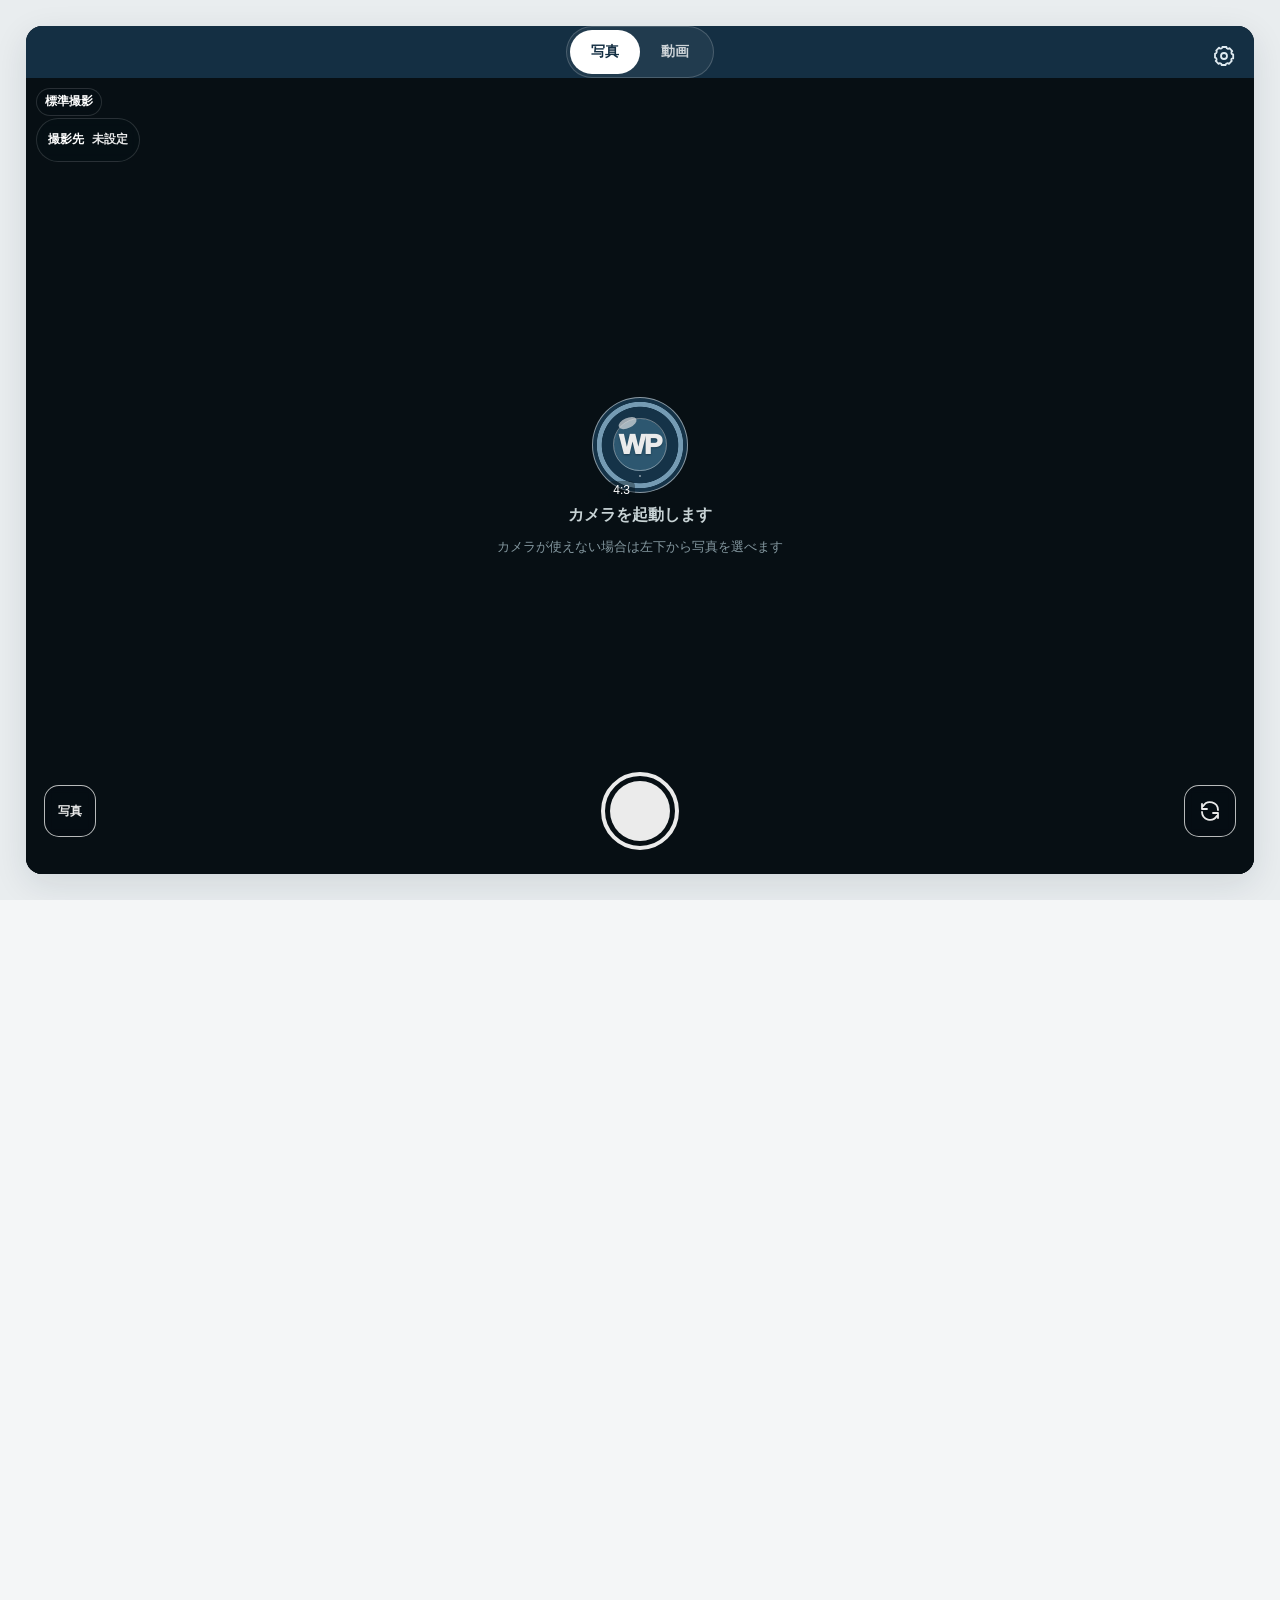
<file: index.html>
<!doctype html>
<html lang="ja">
<head>
  <meta charset="utf-8">
  <meta name="viewport" content="width=device-width,initial-scale=1,viewport-fit=cover">
  <meta name="theme-color" content="#142f43">
  <title>撮影・編集を開いています</title>
  <style>
    :root{color-scheme:light;font-family:-apple-system,BlinkMacSystemFont,"Noto Sans JP",sans-serif;background:#f3f6f7;color:#142f43}
    *{box-sizing:border-box}body{margin:0}.recovery{min-height:100dvh;display:grid;place-items:center;padding:24px}.card{width:min(100%,420px);padding:26px 22px;border:1px solid #d7e2e8;border-radius:16px;background:#fff;text-align:center}.spinner{width:38px;height:38px;margin:0 auto 18px;border:4px solid #d7e2e8;border-top-color:#315f7a;border-radius:50%;animation:spin .8s linear infinite}h1{margin:0 0 8px;font-size:21px}p{margin:0;color:#5d7080;font-size:15px;line-height:1.6}@keyframes spin{to{transform:rotate(360deg)}}
  </style>
</head>
<body>
  <main class="recovery"><section class="card" aria-live="polite"><div class="spinner" aria-hidden="true"></div><h1>最新版を準備しています</h1><p>写真データは消さず、古い画面キャッシュだけを解除します。</p></section></main>
  <script>
    (()=>{
      'use strict';
      const BUILD='20260802-v18-color-r1';
      const RECOVERY_KEY='workphoto.lastRecoveryBuild';
      const target=new URL('./recovery-r1/index.html',location.href);
      for(const [key,value] of new URLSearchParams(location.search)){
        if(key!=='cache-reset'&&key!=='recovery')target.searchParams.append(key,value);
      }
      target.searchParams.set('build',BUILD);
      target.hash=location.hash;
      const cleanup=async()=>{
        if('serviceWorker'in navigator){
          const registrations=await navigator.serviceWorker.getRegistrations();
          await Promise.allSettled(registrations.map(registration=>registration.unregister()));
        }
        if('caches'in window){
          const names=await caches.keys();
          await Promise.allSettled(names.filter(name=>name.startsWith('work-photo-')||name.startsWith('work-photo-editor-')).map(name=>caches.delete(name)));
        }
      };
      if(navigator.onLine===false){location.replace(target.href);return}
      const forceReset=new URLSearchParams(location.search).has('cache-reset');
      let alreadyRecovered=false;try{alreadyRecovered=localStorage.getItem(RECOVERY_KEY)===BUILD}catch(_){}
      if(alreadyRecovered&&!forceReset){location.replace(target.href);return}
      Promise.race([cleanup(),new Promise(resolve=>setTimeout(resolve,900))]).finally(()=>{try{localStorage.setItem(RECOVERY_KEY,BUILD)}catch(_){}location.replace(target.href)});
    })();
  </script>
</body>
</html>
</file>
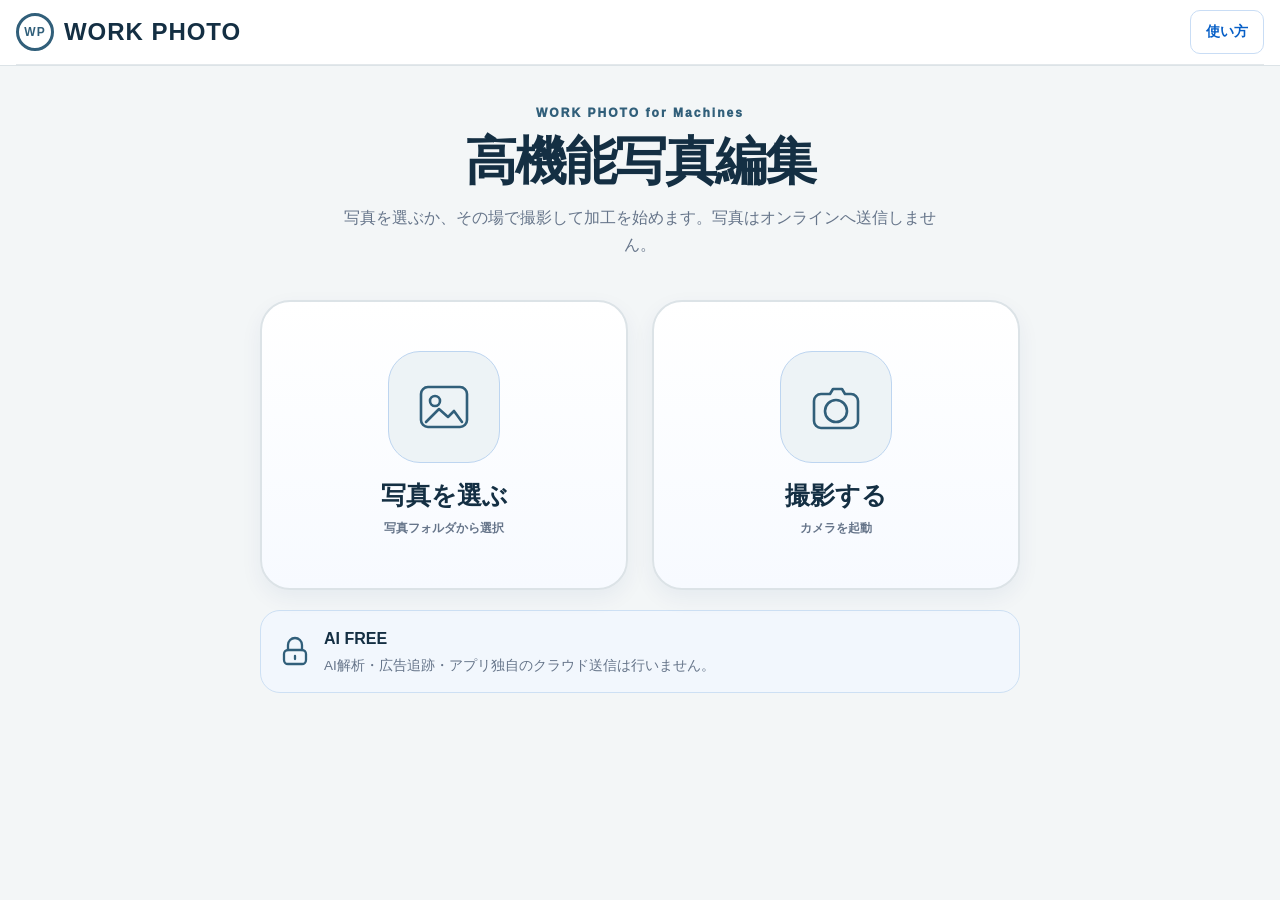
<file: editor/index.html>
<!doctype html>
<html lang="ja">
<head>
  <meta charset="utf-8">
  <meta name="viewport" content="width=device-width,initial-scale=1,viewport-fit=cover">
  <meta name="theme-color" content="#142f43">
  <meta name="description" content="WORK PHOTO for Machines。AIを使わず、端末内で機械・設備写真を編集します。">
  <title>WORK PHOTO 写真編集｜実機UX改修版 v1.7</title>
  <link rel="apple-touch-icon" href="icons/icon-192.png">
  <link rel="stylesheet" href="style.css">
  <link rel="stylesheet" href="integration.css">
  <link rel="stylesheet" href="polish.css">
</head>
<body class="mb-ui-page" data-mb-layout="wide">
  <header class="mb-ui-header">
    <div class="mb-ui-header__inner">
      <button id="brandHome" class="mb-ui-brand" type="button" aria-label="開始画面へ戻る">WORK PHOTO</button>
      <div class="mb-ui-actions">
        <button id="headerBack" class="mb-ui-button" type="button" hidden>戻る</button>
        <button id="returnAlbumButton" class="mb-ui-button" type="button" hidden>アルバムへ</button>
        <button id="helpButton" class="mb-ui-button" type="button">使い方</button>
      </div>
    </div>
  </header>

  <main class="app-shell">
    <section id="startScreen" class="start-screen" aria-labelledby="pageTitle">
      <div class="page-head">
        <p class="eyebrow">WORK PHOTO for Machines</p>
        <h1 id="pageTitle">高機能写真編集</h1>
        <p>写真を選ぶか、その場で撮影して加工を始めます。写真はオンラインへ送信しません。</p>
      </div>

      <div class="start-actions" aria-label="写真の取り込み方法">
        <button id="choosePhotoButton" class="start-card" type="button">
          <span class="start-icon" aria-hidden="true">
            <svg viewBox="0 0 64 64"><rect x="9" y="12" width="46" height="40" rx="7"></rect><circle cx="23" cy="26" r="5"></circle><path d="m14 47 13-13 9 8 6-6 8 11"></path></svg>
          </span>
          <strong>写真を選ぶ</strong>
          <small>写真フォルダから選択</small>
        </button>
        <button id="takePhotoButton" class="start-card" type="button">
          <span class="start-icon" aria-hidden="true">
            <svg viewBox="0 0 64 64"><path d="M19 19h7l3-5h9l3 5h6a7 7 0 0 1 7 7v20a7 7 0 0 1-7 7H17a7 7 0 0 1-7-7V26a7 7 0 0 1 7-7Z"></path><circle cx="32" cy="36" r="11"></circle></svg>
          </span>
          <strong>撮影する</strong>
          <small>カメラを起動</small>
        </button>
      </div>

      <input id="choosePhotoInput" type="file" accept="image/*" hidden>
      <input id="takePhotoInput" type="file" accept="image/*" capture="environment" hidden>

      <div class="privacy-note">
        <svg aria-hidden="true" viewBox="0 0 32 32"><path d="M9 14V9a7 7 0 0 1 14 0v5"></path><rect x="5" y="14" width="22" height="14" rx="4"></rect><path d="M16 20v3"></path></svg>
        <div><strong>AI FREE</strong><span>AI解析・広告追跡・アプリ独自のクラウド送信は行いません。</span></div>
      </div>
    </section>

    <section id="editorScreen" class="editor-screen" hidden aria-label="写真編集画面">
      <div class="editor-topbar">
        <button id="editorBackButton" class="editor-back" type="button" aria-label="アルバムへ戻る">‹</button>
        <div class="editor-title-wrap">
          <span class="status-dot" aria-hidden="true"></span>
          <div><strong>写真を加工中</strong><small id="imageInfo">画像を読み込みました</small></div>
        </div>
        <div class="editor-actions">
          <button id="undoButton" class="icon-action" type="button" aria-label="元に戻す" disabled>
            <svg viewBox="0 0 32 32"><path d="m12 9-6 6 6 6"></path><path d="M7 15h10a8 8 0 0 1 8 8"></path></svg><span>戻す</span>
          </button>
          <button id="redoButton" class="icon-action" type="button" aria-label="やり直す" disabled>
            <svg viewBox="0 0 32 32"><path d="m20 9 6 6-6 6"></path><path d="M25 15H15a8 8 0 0 0-8 8"></path></svg><span>やり直す</span>
          </button>
          <button id="compareButton" class="icon-action" type="button" aria-label="加工前を表示">
            <svg viewBox="0 0 32 32"><path d="M4 16h24"></path><path d="M16 4v24"></path><rect x="4" y="4" width="24" height="24" rx="5"></rect></svg><span>元画像</span>
          </button>
          <button id="saveButton" class="save-action" type="button">
            <svg viewBox="0 0 32 32"><path d="M8 5h13l5 5v17H6V5Z"></path><path d="M10 5v8h12V6M11 27v-9h10v9"></path></svg><span>保存</span>
          </button>
        </div>
      </div>

      <div class="workspace-grid">
        <section class="canvas-card" aria-label="写真プレビュー">
          <div class="canvas-stage" id="canvasStage">
            <canvas id="editorCanvas" width="1200" height="800" aria-label="加工中の写真"></canvas>
            <div id="snapBadge" class="snap-badge" hidden>吸着</div>
            <div id="toolHint" class="tool-hint" hidden></div>
          </div>
          <div class="canvas-footer">
            <span id="zoomLabel">100%</span>
            <div class="zoom-controls">
              <button id="zoomOut" type="button" aria-label="縮小">−</button>
              <input id="zoomRange" type="range" min="5" max="180" value="100" aria-label="表示倍率">
              <button id="zoomIn" type="button" aria-label="拡大">＋</button>
            </div>
            <button id="fitButton" class="mini-button" type="button">全体表示</button>
          </div>
        </section>

        <aside class="tool-panel" aria-label="写真加工メニュー">
          <div class="tool-tabs" role="tablist" aria-label="加工分類">
            <button class="tool-tab is-active" type="button" role="tab" aria-selected="true" data-category="adjust">調整</button>
            <button class="tool-tab" type="button" role="tab" aria-selected="false" data-category="write">記入</button>
            <button class="tool-tab" type="button" role="tab" aria-selected="false" data-category="repair">修正</button>
          </div>

          <div id="toolGrid" class="tool-grid"></div>

          <div class="quick-state">
            <div><span>現在の操作</span><strong id="currentToolLabel">選択してください</strong></div>
            <div class="quick-state-actions">
              <button id="applyToolButton" class="mini-button mini-button--primary" type="button" hidden>実行</button>
              <button id="cancelToolButton" class="mini-button" type="button" hidden>終了</button>
            </div>
          </div>
        </aside>
      </div>
    </section>
  </main>

  <div id="sheetBackdrop" class="sheet-backdrop" hidden></div>
  <section id="bottomSheet" class="bottom-sheet" hidden role="dialog" aria-modal="true" aria-labelledby="sheetTitle">
    <div class="sheet-handle" aria-hidden="true"></div>
    <header class="sheet-head">
      <div><p id="sheetEyebrow">写真加工</p><h2 id="sheetTitle">機能名</h2></div>
      <button id="closeSheetButton" class="close-button" type="button" aria-label="閉じる">×</button>
    </header>
    <p id="sheetDescription" class="sheet-description"></p>
    <div id="sheetContent" class="sheet-content"></div>
  </section>

  <dialog id="helpDialog" class="app-dialog">
    <form method="dialog" class="dialog-panel">
      <header><div><p>WORK PHOTO</p><h2>使い方</h2></div><button value="close" class="close-button" aria-label="閉じる">×</button></header>
      <ol class="help-steps">
        <li><b>1</b><div><strong>写真を選ぶ・撮影する</strong><span>写真フォルダまたはカメラから1枚取り込みます。</span></div></li>
        <li><b>2</b><div><strong>下の機能で加工する</strong><span>水平、色調整、図形、日付、寸法などを使います。</span></div></li>
        <li><b>3</b><div><strong>写真フォルダへ保存する</strong><span>JPEG・PNG・WEBPを選び、端末の共有・保存画面へ進みます。</span></div></li>
      </ol>
      <details open><summary>よく使う機能</summary><div class="help-grid" id="helpGrid"></div></details>
      <div class="dialog-note"><strong>AIは使用しません。</strong>人物・部品の自動認識や生成型の不要物消去は行わず、通常の画像処理と手動操作で加工します。</div>
      <button class="primary-wide" value="close">閉じる</button>
    </form>
  </dialog>

  <dialog id="saveDialog" class="app-dialog">
    <form method="dialog" class="dialog-panel save-panel" id="saveForm">
        <header><div><p>保存設定</p><h2>写真を保存</h2></div><button type="button" id="cancelSaveTop" class="close-button" aria-label="閉じる">×</button></header>
      <div class="form-grid">
        <label><span>保存形式</span><select id="saveFormat"><option value="image/jpeg">JPEG（写真向き・軽い）</option><option value="image/png">PNG（透明背景に対応）</option><option value="image/webp">WEBP（軽量・高画質）</option></select></label>
        <label><span>画質</span><select id="saveQuality"><option value="0.95">高</option><option value="0.85" selected>標準</option><option value="0.70">軽量</option></select></label>
        <label><span>画像サイズ</span><select id="saveSize"><option value="original" selected>元写真の長辺</option><option value="current">現在の編集サイズ</option><option value="3840">長辺 3840px</option><option value="1920">長辺 1920px</option><option value="1280">長辺 1280px</option><option value="custom">長辺を指定</option></select></label>
        <label id="saveCustomSizeRow" hidden><span>長辺（px）</span><input id="saveCustomLongEdge" type="number" min="320" max="12000" step="1" value="1920"></label>
        <label><span>ファイル名</span><input id="saveFilename" type="text" value="WORK_PHOTO"></label>
      </div>
      <div id="saveEstimate" class="save-estimate"></div>
      <label class="save-to-album"><input id="saveToAppAlbum" type="checkbox"> 必要な場合のみ、WORK PHOTO内にも複製を残す</label>
      <p class="save-note">Web版ではOSの共有・保存画面を開きます。iPhoneでは「画像を保存」、Androidでは「写真・ダウンロード」などを選択してください。</p>
      <div class="dialog-actions"><button type="button" id="cancelSaveButton" class="secondary-wide">戻る</button><button type="submit" id="confirmSaveButton" value="default" class="primary-wide">写真フォルダに保存</button></div>
    </form>
  </dialog>

  <div id="toast" class="toast" hidden role="status" aria-live="polite"></div>

  <script src="db.js"></script>
  <script src="app.js"></script>
</body>
</html>
</file>
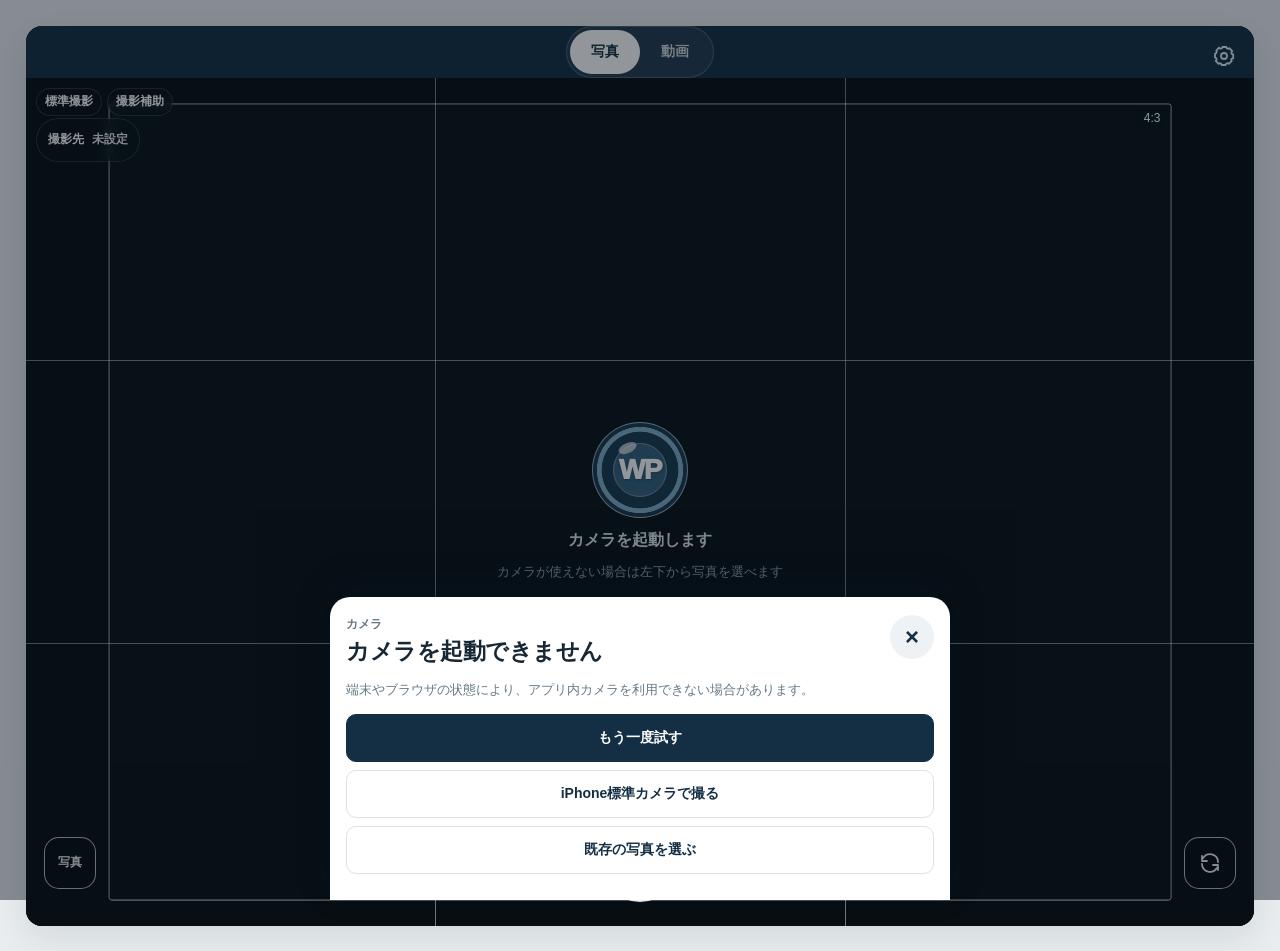
<file: recovery-r1/index.html>
<!doctype html>
<html lang="ja">
<head>
  <meta charset="utf-8">
  <meta name="viewport" content="width=device-width,initial-scale=1,viewport-fit=cover,user-scalable=no">
  <meta name="theme-color" content="#142f43">
  <meta name="description" content="WORK PHOTO for Machines - AI FREE PHOTO EDITOR">
  <link rel="manifest" href="../manifest.webmanifest?v=20260802-v18-color-r1">
  <link rel="icon" href="assets/app-icon.svg" type="image/svg+xml">
  <link rel="apple-touch-icon" href="assets/app-icon-192.png">
  <link rel="stylesheet" href="styles.css?v=20260802-v18-color-r1">
  <link rel="stylesheet" href="work-series.css?v=20260802-v18-color-r1">
  <link rel="stylesheet" href="market-base-integration.css?v=20260802-v18-color-r1">
  <link rel="stylesheet" href="ui-polish.css?v=20260802-v18-color-r1">
  <title>WORK PHOTO for Machines｜色調整実機修正版 v1.8</title>
</head>
<body>
  <div class="desktop-shell market-base-shell">
    <div id="app" class="app-shell">
    <header id="topbar" class="topbar" hidden>
      <button id="backBtn" class="icon-btn" aria-label="戻る" title="戻る" hidden><svg class="line-icon" viewBox="0 0 24 24" aria-hidden="true"><path d="m15 5-7 7 7 7"></path></svg></button>
    </header>

    <main>
      <section id="cameraView" class="view active">
        <div class="camera-control-strip">
          <button id="cameraBackBtn" class="camera-line-btn" type="button" aria-label="戻る" hidden><svg class="line-icon" viewBox="0 0 24 24" aria-hidden="true"><path d="m15 5-7 7 7 7"></path></svg></button>
          <div class="capture-mode-switch" role="group" aria-label="撮影の種類">
            <button id="photoModeBtn" type="button" class="active" aria-pressed="true">写真</button>
            <button id="videoModeBtn" type="button" aria-pressed="false">動画</button>
          </div>
          <button id="cameraSettingsBtn" class="camera-line-btn" type="button" aria-label="撮影設定"><svg class="line-icon" viewBox="0 0 24 24" aria-hidden="true"><circle cx="12" cy="12" r="3"></circle><path d="M19.4 15a1.7 1.7 0 0 0 .34 1.88l.06.06-2.86 2.86-.06-.06A1.7 1.7 0 0 0 15 19.4a1.7 1.7 0 0 0-1 .6 1.7 1.7 0 0 0-.4 1.1V21H9.6v-.1A1.7 1.7 0 0 0 8.5 19.4a1.7 1.7 0 0 0-1.88.34l-.06.06-2.86-2.86.06-.06A1.7 1.7 0 0 0 4.6 15a1.7 1.7 0 0 0-.6-1 1.7 1.7 0 0 0-1.1-.4H3V9.6h.1A1.7 1.7 0 0 0 4.6 8.5a1.7 1.7 0 0 0-.34-1.88l-.06-.06L7.06 3.7l.06.06A1.7 1.7 0 0 0 9 4.6a1.7 1.7 0 0 0 1-.6 1.7 1.7 0 0 0 .4-1.1V3h4v.1A1.7 1.7 0 0 0 15.5 4.6a1.7 1.7 0 0 0 1.88-.34l.06-.06 2.86 2.86-.06.06A1.7 1.7 0 0 0 19.4 9c.1.4.3.8.6 1 .3.3.7.4 1.1.4h.1v4h-.1a1.7 1.7 0 0 0-1.7.6Z"></path></svg></button>
        </div>
        <div class="camera-stage" id="cameraStage">
          <video id="cameraVideo" playsinline autoplay muted></video>
          <div id="cameraPlaceholder" class="camera-placeholder">
            <div class="lens-logo large"><i></i><span>WP</span></div>
            <strong>カメラを起動します</strong>
            <small>カメラが使えない場合は左下から写真を選べます</small>
          </div>
          <div class="camera-top-controls" hidden aria-hidden="true">
            <button id="flashBtn" class="glass-btn" title="常時ライト">⚡ <span>OFF</span></button>
            <select id="cameraMode" class="glass-select" aria-label="撮影モード">
              <option value="factory">工場内撮影</option>
              <option value="standard">標準撮影</option>
              <option value="plate">銘板・書類</option>
              <option value="inside">機械内部</option>
              <option value="line">製造ライン</option>
            </select>
            <button id="gpsBtn" class="glass-btn" title="位置情報">⌖ <span>GPS</span></button>
          </div>
          <div class="camera-overlay-status" aria-live="polite">
            <span id="cameraModeBadge">標準撮影</span>
            <span id="cameraAssistBadge" hidden>撮影補助</span>
          </div>
          <div id="cameraGuides" class="camera-guides" aria-hidden="true">
            <i class="guide-line guide-v guide-v1"></i><i class="guide-line guide-v guide-v2"></i>
            <i class="guide-line guide-h guide-h1"></i><i class="guide-line guide-h guide-h2"></i>
            <i class="guide-center-v"></i><i class="guide-center-h"></i>
            <i class="guide-front-frame"></i>
            <div id="levelGuide" class="level-guide"><span></span></div>
          </div>
          <div id="captureRatioGuide" class="capture-ratio-guide" data-ratio="4:3" aria-hidden="true"><span>4:3</span></div>
          <div id="focusRing" class="focus-ring" hidden></div>
          <div id="exposurePanel" class="exposure-panel" hidden>
            <span aria-hidden="true">☀</span><input id="exposureSlider" aria-label="露出・明るさ補正" type="range" min="-2" max="2" step="0.1" value="0"><output id="exposureValue">0.0</output>
          </div>
          <div id="zoomPanel" class="zoom-panel" hidden>
            <input id="zoomSlider" type="range" min="1" max="1" step="0.1" value="1"><output id="zoomValue">1.0×</output>
          </div>
          <div id="recordingStatus" class="recording-status" hidden><i></i><span id="recordingTime">00:00</span></div>
          <div class="camera-bottom-controls">
            <button id="albumThumbBtn" class="thumb-btn" aria-label="アルバム"><span id="albumThumbEmpty">写真</span><img id="albumThumb" alt="最新写真" hidden></button>
            <button id="shutterBtn" class="shutter" aria-label="撮影"><span></span></button>
            <button id="switchCameraBtn" class="round-btn" aria-label="カメラ切替"><svg class="line-icon" viewBox="0 0 24 24" aria-hidden="true"><path d="M20 11a8 8 0 0 0-14.8-4M4 5v5h5"></path><path d="M4 13a8 8 0 0 0 14.8 4M20 19v-5h-5"></path></svg></button>
          </div>
        </div>
        <div class="camera-status-row">
          <button id="captureContextBtn" class="context-chip" type="button"><b>撮影先</b><span id="captureContextText">未設定</span></button>
          <span id="locationText">位置情報：未取得</span>
          <button id="openImportBtn" class="link-btn">写真を選ぶ</button>
        </div>
      </section>

      <section id="albumView" class="view">
        <div class="section-head">
          <div><h1>アルバム</h1><p>撮影・読み込み・編集した写真</p></div>
          <div class="head-actions">
            <button id="albumCameraBtn" class="soft-btn">撮影</button>
            <button id="albumImportBtn" class="soft-btn">追加</button>
            <button id="selectModeBtn" class="soft-btn">選択</button>
          </div>
        </div>
        <div class="album-filter-bar">
          <input id="albumSearch" type="search" placeholder="場所・機械名・設備番号・ファイル名で検索" aria-label="アルバム検索">
          <select id="albumSourceFilter" aria-label="写真種別">
            <option value="all">すべて</option>
            <option value="unsaved">未保存のみ</option>
            <option value="camera">撮影</option>
            <option value="import">読み込み</option>
            <option value="edited">編集済み</option>
          </select>
        </div>
        <div id="albumSelectionBar" class="selection-bar" hidden>
          <div class="selection-summary"><span><b id="selectedCount">0</b>枚選択</span><button id="selectAllBtn" class="soft-btn" type="button">すべて選択</button><button id="clearSelectionBtn" class="soft-btn" type="button">選択解除</button></div>
          <div class="selection-actions"><button id="saveSelectedBtn" class="primary-small" type="button">選択した写真を保存</button><button id="makeReportBtn" class="soft-btn" type="button">写真台帳</button><button id="deleteSelectedBtn" class="danger-small" type="button">削除</button></div>
        </div>
        <div id="albumGrid" class="album-grid"></div>
        <div id="albumEmpty" class="empty-state" hidden>
          <div class="lens-logo large"><i></i><span>WP</span></div>
          <h2>写真はまだありません</h2>
          <p>カメラで撮影するか、スマホの写真を読み込んでください。</p>
          <button id="emptyImportBtn" class="primary-btn">写真を選ぶ</button>
        </div>
      </section>

      <section id="viewerView" class="view viewer-view">
        <div id="viewerStage" class="viewer-stage">
          <img id="viewerImage" alt="写真">
          <button id="viewerPrevBtn" class="viewer-nav prev" aria-label="前の写真">‹</button>
          <button id="viewerNextBtn" class="viewer-nav next" aria-label="次の写真">›</button>
          <div id="viewerCounter" class="viewer-counter">1 / 1</div>
        </div>
        <div class="viewer-details">
          <h1 id="viewerName">写真</h1>
          <p id="viewerMeta"></p>
          <div id="viewerMetaChips" class="meta-chips"></div>
        </div>
        <div class="viewer-actions">
          <button id="viewerEditBtn" class="primary-small">高機能編集</button>
          <button id="viewerShareBtn" class="soft-btn">写真アプリへ保存</button>
          <button id="viewerInfoBtn" class="soft-btn">詳細</button>
          <button id="viewerDeleteBtn" class="viewer-delete-link">削除</button>
        </div>
      </section>

      <section id="reportView" class="view">
        <div class="section-head">
          <div><h1>写真台帳</h1><p>A4一枚に写真と空白コメント欄を配置</p></div>
        </div>
        <div class="form-card">
          <label>タイトル<input id="reportTitle" type="text" value="写真台帳"></label>
          <label>サブタイトル<input id="reportSubtitle" type="text" placeholder="案件名、機械名、撮影場所など（空欄可）"></label>
          <div class="form-grid"><label>用紙<select id="reportOrientation"><option value="portrait">A4 縦</option><option value="landscape">A4 横</option></select></label><label>1ページ<select id="reportCount"><option value="9">9枚</option><option value="12">12枚</option><option value="16">16枚</option><option value="20">20枚</option></select></label></div>
          <div class="form-grid"><label>番号の付け方<select id="reportNumberMode"><option value="continuous">全ページ通し</option><option value="page">ページごとに開始</option><option value="manual">写真ごとに手入力</option></select></label><label>番号の表示<select id="reportNumberStyle"><option value="photo">写真1</option><option value="no">No.1</option><option value="plain">1</option><option value="zero">001</option><option value="circled">①</option></select></label></div>
          <div class="form-grid"><label id="reportStartNumberLabel">開始番号<input id="reportStartNumber" type="number" min="0" value="1"></label><label>番号の位置<select id="reportNumberPosition"><option value="bottom">下部見出し</option><option value="top-left">写真上部・左</option><option value="top-right">写真上部・右</option></select></label></div>
          <label>ページ下部の自由記入欄<textarea id="reportNote" rows="2" placeholder="Excelで後から入力する場合は空欄のままで構いません"></textarea></label>
          <label class="switch-row report-switch"><span><b>撮影情報をコメント欄へ入れる</b><small>撮影先・機械名・設備番号をExcelの編集可能セルへ記載</small></span><input id="reportIncludeMeta" type="checkbox"></label>
          <label>ファイル名<input id="reportFilename" type="text" value="写真台帳"></label>
          <div class="report-template-card">
            <label>書式名<input id="reportTemplateName" type="text" maxlength="40" placeholder="書式名を入力"></label>
            <label>保存書式<select id="reportTemplateSelect"><option value="">新しい書式</option></select></label>
            <div class="report-template-actions"><button id="saveReportTemplateBtn" class="soft-btn">保存</button><button id="loadReportTemplateBtn" class="soft-btn">読込</button><button id="duplicateReportTemplateBtn" class="soft-btn">複製</button><button id="deleteReportTemplateBtn" class="danger-small">削除</button></div>
          </div>
          <div class="report-summary"><b id="reportPhotoCount">0</b>枚 ／ <b id="reportPageCount">0</b>ページ</div>
        </div>
        <div class="section-head compact-head"><div><h2>写真順・コメント</h2><p>コメントはExcel上でも後から編集できます</p></div></div>
        <div id="reportItems" class="report-items"></div>
        <div class="section-head compact-head"><div><h2>A4プレビュー</h2></div></div>
        <div id="reportPreview" class="report-preview"></div>
        <div class="sticky-actions"><button id="exportXlsxBtn" class="primary-btn">Excel（.xlsx）で保存</button></div>
      </section>

      <section id="settingsView" class="view">
        <div class="section-head"><div><h1>設定・安心設計</h1><p>撮影・保存・プライバシー</p></div></div>
        <div class="settings-card policy">
          <div class="lens-logo"><i></i><span>WP</span></div>
          <div><strong>AI FREE PHOTO EDITOR</strong><p>AI解析を一切使用しません。広告追跡や行動分析も行わず、アプリ独自のクラウドへ写真を送信しません。</p></div>
        </div>
        <div class="settings-card">
          <label class="switch-row"><span><b>位置情報を写真情報に保持</b><small>ブラウザで取得できた位置をアプリ内情報として保存</small></span><input id="gpsSetting" type="checkbox" checked></label>
          <label class="switch-row"><span><b>最後の撮影モードを記憶</b><small>次回起動時も同じモードを使用</small></span><input id="modeMemorySetting" type="checkbox" checked></label>
          <label class="switch-row"><span><b>撮影後もカメラを維持</b><small>連続撮影しやすい動作</small></span><input id="continuousSetting" type="checkbox" checked></label>
        </div>
        <div class="settings-card">
          <h2>撮影先情報</h2>
          <p>カメラ画面の「撮影先」から、場所・機械名・設備番号を設定できます。入力内容は撮影した写真へ関連付けられ、アルバム検索と写真台帳で利用できます。</p>
          <button id="editCaptureContextBtn" class="soft-btn">現在の撮影先を編集</button>
        </div>
        <div class="settings-card">
          <h2>現在のブラウザ版について</h2>
          <p>この動作版はインストール可能なPWAです。MARKET BASEから開いた場合は共通幅・共通ヘッダー位置で表示し、上部の戻る操作からMARKET BASEへ戻れます。撮影・読み込み写真はアプリ内の最近の写真から確認でき、全画面表示、左右移動、編集、共有ができます。iPhoneの写真アプリへ移す場合は「写真アプリへ保存」を押し、共有画面で「画像を保存」を選びます。</p>
          <p><b>Version 1.7｜実機UX改修版</b></p><p>撮影面積、編集プレビュー、撮影補助、GPS候補、端末保存の導線を実機利用に合わせて整理しました。</p>
          <button id="refreshAppBtn" class="soft-btn" type="button">キャッシュを消して最新版を開く</button>
        </div>
        <button id="clearAllBtn" class="danger-btn">アプリ内の写真をすべて削除</button>
      </section>
    </main>

    <input id="photoInput" type="file" accept="image/*" multiple hidden>
    <input id="nativeCameraInput" type="file" accept="image/*" capture="environment" hidden>
    <div id="toast" class="toast" role="status"></div>
    <div id="modal" class="modal-backdrop" hidden><div class="modal-card"><div id="modalContent"></div></div></div>
    </div>
  </div>

  <script src="db.js?v=20260802-v18-color-r1"></script>
  <script src="xlsx.js?v=20260802-v18-color-r1"></script>
  <script src="app.js?v=20260802-v18-color-r1"></script>
</body>
</html>
</file>
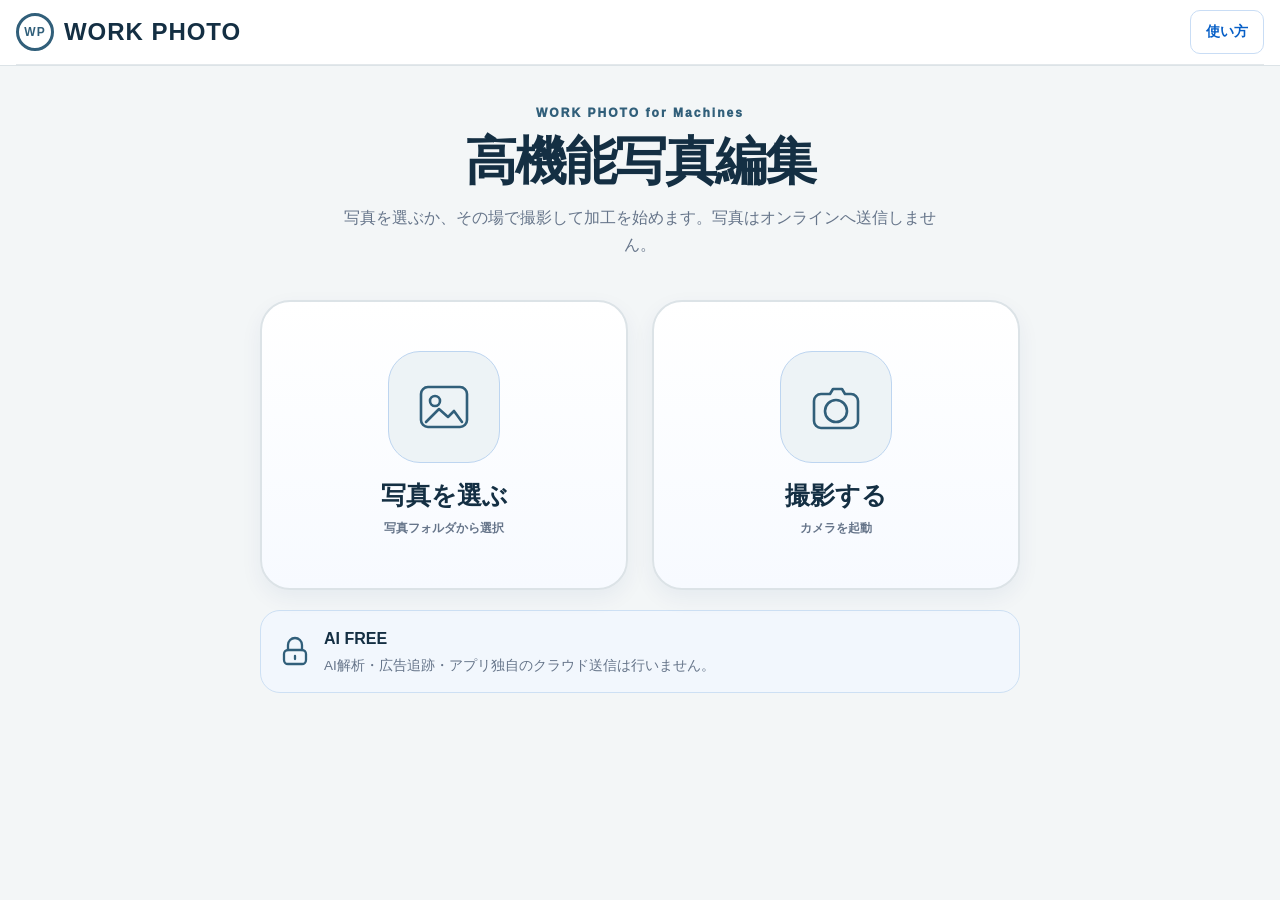
<file: recovery-r1/editor/index.html>
<!doctype html>
<html lang="ja">
<head>
  <meta charset="utf-8">
  <meta name="viewport" content="width=device-width,initial-scale=1,viewport-fit=cover">
  <meta name="theme-color" content="#142f43">
  <meta name="description" content="WORK PHOTO for Machines。AIを使わず、端末内で機械・設備写真を編集します。">
  <title>WORK PHOTO 写真編集｜色調整実機修正版 v1.8</title>
  <link rel="apple-touch-icon" href="icons/icon-192.png">
  <link rel="stylesheet" href="style.css?v=20260802-v18-color-r1">
  <link rel="stylesheet" href="integration.css?v=20260802-v18-color-r1">
  <link rel="stylesheet" href="polish.css?v=20260802-v18-color-r1">
</head>
<body class="mb-ui-page" data-mb-layout="wide">
  <header class="mb-ui-header">
    <div class="mb-ui-header__inner">
      <button id="brandHome" class="mb-ui-brand" type="button" aria-label="開始画面へ戻る">WORK PHOTO</button>
      <div class="mb-ui-actions">
        <button id="headerBack" class="mb-ui-button" type="button" hidden>戻る</button>
        <button id="returnAlbumButton" class="mb-ui-button" type="button" hidden>アルバムへ</button>
        <button id="helpButton" class="mb-ui-button" type="button">使い方</button>
      </div>
    </div>
  </header>

  <main class="app-shell">
    <section id="startScreen" class="start-screen" aria-labelledby="pageTitle">
      <div class="page-head">
        <p class="eyebrow">WORK PHOTO for Machines</p>
        <h1 id="pageTitle">高機能写真編集</h1>
        <p>写真を選ぶか、その場で撮影して加工を始めます。写真はオンラインへ送信しません。</p>
      </div>

      <div class="start-actions" aria-label="写真の取り込み方法">
        <button id="choosePhotoButton" class="start-card" type="button">
          <span class="start-icon" aria-hidden="true">
            <svg viewBox="0 0 64 64"><rect x="9" y="12" width="46" height="40" rx="7"></rect><circle cx="23" cy="26" r="5"></circle><path d="m14 47 13-13 9 8 6-6 8 11"></path></svg>
          </span>
          <strong>写真を選ぶ</strong>
          <small>写真フォルダから選択</small>
        </button>
        <button id="takePhotoButton" class="start-card" type="button">
          <span class="start-icon" aria-hidden="true">
            <svg viewBox="0 0 64 64"><path d="M19 19h7l3-5h9l3 5h6a7 7 0 0 1 7 7v20a7 7 0 0 1-7 7H17a7 7 0 0 1-7-7V26a7 7 0 0 1 7-7Z"></path><circle cx="32" cy="36" r="11"></circle></svg>
          </span>
          <strong>撮影する</strong>
          <small>カメラを起動</small>
        </button>
      </div>

      <input id="choosePhotoInput" type="file" accept="image/*" hidden>
      <input id="takePhotoInput" type="file" accept="image/*" capture="environment" hidden>

      <div class="privacy-note">
        <svg aria-hidden="true" viewBox="0 0 32 32"><path d="M9 14V9a7 7 0 0 1 14 0v5"></path><rect x="5" y="14" width="22" height="14" rx="4"></rect><path d="M16 20v3"></path></svg>
        <div><strong>AI FREE</strong><span>AI解析・広告追跡・アプリ独自のクラウド送信は行いません。</span></div>
      </div>
    </section>

    <section id="editorScreen" class="editor-screen" hidden aria-label="写真編集画面">
      <div class="editor-topbar">
        <button id="editorBackButton" class="editor-back" type="button" aria-label="アルバムへ戻る">‹</button>
        <div class="editor-title-wrap">
          <span class="status-dot" aria-hidden="true"></span>
          <div><strong>写真を加工中</strong><small id="imageInfo">画像を読み込みました</small></div>
        </div>
        <div class="editor-actions">
          <button id="undoButton" class="icon-action" type="button" aria-label="元に戻す" disabled>
            <svg viewBox="0 0 32 32"><path d="m12 9-6 6 6 6"></path><path d="M7 15h10a8 8 0 0 1 8 8"></path></svg><span>戻す</span>
          </button>
          <button id="redoButton" class="icon-action" type="button" aria-label="やり直す" disabled>
            <svg viewBox="0 0 32 32"><path d="m20 9 6 6-6 6"></path><path d="M25 15H15a8 8 0 0 0-8 8"></path></svg><span>やり直す</span>
          </button>
          <button id="compareButton" class="icon-action" type="button" aria-label="加工前を表示">
            <svg viewBox="0 0 32 32"><path d="M4 16h24"></path><path d="M16 4v24"></path><rect x="4" y="4" width="24" height="24" rx="5"></rect></svg><span>元画像</span>
          </button>
          <button id="saveButton" class="save-action" type="button">
            <svg viewBox="0 0 32 32"><path d="M8 5h13l5 5v17H6V5Z"></path><path d="M10 5v8h12V6M11 27v-9h10v9"></path></svg><span>保存</span>
          </button>
        </div>
      </div>

      <div class="workspace-grid">
        <section class="canvas-card" aria-label="写真プレビュー">
          <div class="canvas-stage" id="canvasStage">
            <canvas id="editorCanvas" width="1200" height="800" aria-label="加工中の写真"></canvas>
            <div id="snapBadge" class="snap-badge" hidden>吸着</div>
            <div id="toolHint" class="tool-hint" hidden></div>
          </div>
          <div class="canvas-footer">
            <span id="zoomLabel">100%</span>
            <div class="zoom-controls">
              <button id="zoomOut" type="button" aria-label="縮小">−</button>
              <input id="zoomRange" type="range" min="5" max="180" value="100" aria-label="表示倍率">
              <button id="zoomIn" type="button" aria-label="拡大">＋</button>
            </div>
            <button id="fitButton" class="mini-button" type="button">全体表示</button>
          </div>
        </section>

        <aside class="tool-panel" aria-label="写真加工メニュー">
          <div class="tool-tabs" role="tablist" aria-label="加工分類">
            <button class="tool-tab is-active" type="button" role="tab" aria-selected="true" data-category="adjust">調整</button>
            <button class="tool-tab" type="button" role="tab" aria-selected="false" data-category="write">記入</button>
            <button class="tool-tab" type="button" role="tab" aria-selected="false" data-category="repair">修正</button>
          </div>

          <div id="toolGrid" class="tool-grid"></div>

          <div class="quick-state">
            <div><span>現在の操作</span><strong id="currentToolLabel">選択してください</strong></div>
            <div class="quick-state-actions">
              <button id="applyToolButton" class="mini-button mini-button--primary" type="button" hidden>実行</button>
              <button id="cancelToolButton" class="mini-button" type="button" hidden>終了</button>
            </div>
          </div>
        </aside>
      </div>
    </section>
  </main>

  <div id="sheetBackdrop" class="sheet-backdrop" hidden></div>
  <section id="bottomSheet" class="bottom-sheet" hidden role="dialog" aria-modal="true" aria-labelledby="sheetTitle">
    <div class="sheet-handle" aria-hidden="true"></div>
    <header class="sheet-head">
      <div><p id="sheetEyebrow">写真加工</p><h2 id="sheetTitle">機能名</h2></div>
      <button id="closeSheetButton" class="close-button" type="button" aria-label="閉じる">×</button>
    </header>
    <p id="sheetDescription" class="sheet-description"></p>
    <div id="sheetContent" class="sheet-content"></div>
  </section>

  <dialog id="helpDialog" class="app-dialog">
    <form method="dialog" class="dialog-panel">
      <header><div><p>WORK PHOTO</p><h2>使い方</h2></div><button value="close" class="close-button" aria-label="閉じる">×</button></header>
      <ol class="help-steps">
        <li><b>1</b><div><strong>写真を選ぶ・撮影する</strong><span>写真フォルダまたはカメラから1枚取り込みます。</span></div></li>
        <li><b>2</b><div><strong>下の機能で加工する</strong><span>水平、色調整、図形、日付、寸法などを使います。</span></div></li>
        <li><b>3</b><div><strong>写真フォルダへ保存する</strong><span>JPEG・PNG・WEBPを選び、端末の共有・保存画面へ進みます。</span></div></li>
      </ol>
      <details open><summary>よく使う機能</summary><div class="help-grid" id="helpGrid"></div></details>
      <div class="dialog-note"><strong>AIは使用しません。</strong>人物・部品の自動認識や生成型の不要物消去は行わず、通常の画像処理と手動操作で加工します。</div>
      <button class="primary-wide" value="close">閉じる</button>
    </form>
  </dialog>

  <dialog id="saveDialog" class="app-dialog">
    <form method="dialog" class="dialog-panel save-panel" id="saveForm">
        <header><div><p>保存設定</p><h2>写真を保存</h2></div><button type="button" id="cancelSaveTop" class="close-button" aria-label="閉じる">×</button></header>
      <div class="form-grid">
        <label><span>保存形式</span><select id="saveFormat"><option value="image/jpeg">JPEG（写真向き・軽い）</option><option value="image/png">PNG（透明背景に対応）</option><option value="image/webp">WEBP（軽量・高画質）</option></select></label>
        <label><span>画質</span><select id="saveQuality"><option value="0.95">高</option><option value="0.85" selected>標準</option><option value="0.70">軽量</option></select></label>
        <label><span>画像サイズ</span><select id="saveSize"><option value="original" selected>元写真の長辺</option><option value="current">現在の編集サイズ</option><option value="3840">長辺 3840px</option><option value="1920">長辺 1920px</option><option value="1280">長辺 1280px</option><option value="custom">長辺を指定</option></select></label>
        <label id="saveCustomSizeRow" hidden><span>長辺（px）</span><input id="saveCustomLongEdge" type="number" min="320" max="12000" step="1" value="1920"></label>
        <label><span>ファイル名</span><input id="saveFilename" type="text" value="WORK_PHOTO"></label>
      </div>
      <div id="saveEstimate" class="save-estimate"></div>
      <label class="save-to-album"><input id="saveToAppAlbum" type="checkbox"> 必要な場合のみ、WORK PHOTO内にも複製を残す</label>
      <p class="save-note">Web版ではOSの共有・保存画面を開きます。iPhoneでは「画像を保存」、Androidでは「写真・ダウンロード」などを選択してください。</p>
      <div class="dialog-actions"><button type="button" id="cancelSaveButton" class="secondary-wide">戻る</button><button type="submit" id="confirmSaveButton" value="default" class="primary-wide">写真フォルダに保存</button></div>
    </form>
  </dialog>

  <div id="toast" class="toast" hidden role="status" aria-live="polite"></div>

  <script src="db.js?v=20260802-v18-color-r1"></script>
  <script src="app.js?v=20260802-v18-color-r1"></script>
</body>
</html>
</file>
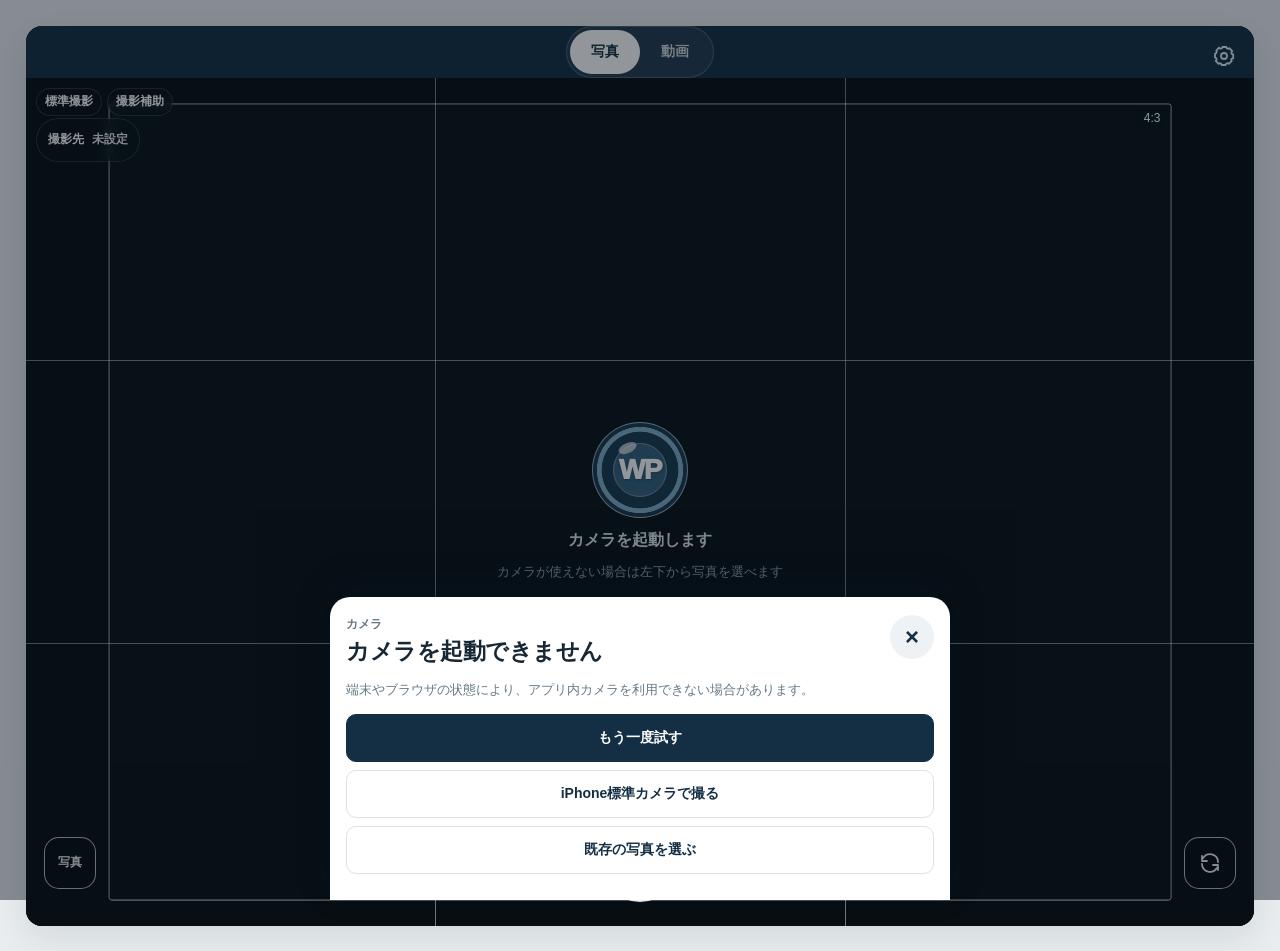
<file: clear-cache.html>
<!doctype html>
<html lang="ja">
<head><meta charset="utf-8"><meta name="viewport" content="width=device-width,initial-scale=1,viewport-fit=cover"><meta name="theme-color" content="#142f43"><title>WORK PHOTO 更新</title>
<style>html,body{min-height:100%;margin:0;background:#f3f6f7;color:#142f43;font-family:-apple-system,BlinkMacSystemFont,"Noto Sans JP",sans-serif}main{min-height:100dvh;display:grid;place-items:center;padding:24px;box-sizing:border-box}.card{width:min(100%,460px);padding:28px;border:1px solid #dce3e7;border-radius:18px;background:#fff;text-align:center;box-sizing:border-box}h1{font-size:24px}p{font-size:16px;line-height:1.7}.spinner{width:42px;height:42px;margin:22px auto;border:5px solid #dce3e7;border-top-color:#315f7a;border-radius:50%;animation:r .8s linear infinite}@keyframes r{to{transform:rotate(360deg)}}button{min-height:48px;padding:10px 18px;border:0;border-radius:10px;background:#142f43;color:#fff;font-size:16px;font-weight:700}</style></head>
<body><main><section class="card"><h1>最新版へ更新しています</h1><div class="spinner" aria-hidden="true"></div><p id="status">古い表示キャッシュを削除しています。</p><button id="retry" type="button" hidden>もう一度実行</button></section></main>
<script>
(async()=>{const status=document.getElementById('status'),retry=document.getElementById('retry');try{if('serviceWorker'in navigator){const regs=await navigator.serviceWorker.getRegistrations();await Promise.all(regs.map(reg=>reg.unregister()))}if('caches'in window){const names=await caches.keys();await Promise.all(names.filter(name=>name.startsWith('work-photo-')).map(name=>caches.delete(name)))}status.textContent='削除しました。最新版を開きます。';const next=new URL('./',location.href);next.searchParams.set('cache-reset',Date.now());setTimeout(()=>location.replace(next.href),450)}catch(error){console.error(error);status.textContent='自動更新できませんでした。もう一度実行してください。';retry.hidden=false;retry.onclick=()=>location.reload()}})();
</script></body></html>
</file>
<file: editor/style.css>
:root{
  --mb-navy:#0B3976;--mb-blue:#0B63CE;--mb-bright:#1769FF;--mb-sky:#EAF3FF;--mb-soft:#F5F9FF;
  --mb-bg:#F5F7FB;--mb-white:#fff;--mb-ink:#132033;--mb-muted:#66758A;--mb-line:#D6E3F2;--mb-divider:#E3EBF5;
  --mb-good:#147A42;--mb-danger:#A21E2D;--mb-shadow:0 12px 34px rgba(16,40,80,.10);--mb-shadow-soft:0 8px 22px rgba(13,57,117,.06);
  --font:-apple-system,BlinkMacSystemFont,"Segoe UI","Helvetica Neue","Yu Gothic UI","Yu Gothic",Meiryo,"Noto Sans JP",sans-serif;
  --shell:min(1560px,calc(100vw - 48px));--content:min(1320px,calc(100vw - 48px));
}
*{box-sizing:border-box}html{max-width:100%;overflow-x:hidden;background:var(--mb-bg)}
body{margin:0;min-height:100vh;max-width:100%;overflow-x:hidden;background:linear-gradient(180deg,#F8FBFF 0,var(--mb-bg) 240px);color:var(--mb-ink);font-family:var(--font);font-size:16px;line-height:1.65;font-weight:650;-webkit-text-size-adjust:100%}
button,input,select,textarea{font:inherit}button{cursor:pointer;-webkit-tap-highlight-color:transparent}button:disabled{cursor:not-allowed;opacity:.42}
:focus-visible{outline:4px solid rgba(11,99,206,.22);outline-offset:3px}[hidden]{display:none!important}
svg{fill:none;stroke:currentColor;stroke-width:2.3;stroke-linecap:round;stroke-linejoin:round}
.mb-ui-header{width:100%;background:#fff}.mb-ui-header__inner{width:var(--shell);min-height:92px;margin:0 auto;padding:20px 0 17px;display:flex;align-items:center;justify-content:space-between;gap:14px;border-bottom:1px solid var(--mb-divider)}
.mb-ui-brand{min-width:0;padding:0;border:0;background:transparent;color:var(--mb-navy);font:950 44px/1 var(--font);letter-spacing:.045em;white-space:nowrap;text-align:left}
.mb-ui-actions{display:flex;gap:10px}.mb-ui-button{min-width:74px;min-height:52px;padding:8px 14px;border:1px solid #C9DDF5;border-radius:16px;background:#fff;color:#075FC7;font-size:16px;font-weight:950}
.mb-ui-button:hover{background:var(--mb-soft)}
.app-shell{width:var(--content);margin:0 auto;padding:0 0 54px}.start-screen{max-width:980px;margin:0 auto;padding:38px 0 70px}.page-head{text-align:center}.eyebrow{margin:0;color:var(--mb-blue);font-size:12px;font-weight:950;letter-spacing:.17em}.page-head h1{margin:9px 0 0;color:var(--mb-navy);font-size:clamp(34px,5vw,52px);line-height:1.1;font-weight:950;letter-spacing:-.04em}.page-head p:last-child{max-width:620px;margin:14px auto 0;color:var(--mb-muted);font-size:15.5px;line-height:1.75}
.start-actions{display:grid;grid-template-columns:repeat(2,minmax(0,1fr));gap:24px;max-width:760px;margin:42px auto 0}.start-card{min-height:290px;padding:28px;border:2px solid var(--mb-line);border-radius:30px;background:linear-gradient(180deg,#fff,#F7FAFF);color:var(--mb-navy);box-shadow:var(--mb-shadow-soft);display:flex;flex-direction:column;align-items:center;justify-content:center;gap:9px;transition:.18s ease}
.start-card:hover,.start-card:focus-visible{border-color:#9FC4EC;transform:translateY(-3px);box-shadow:var(--mb-shadow)}.start-card:active{transform:translateY(0)}
.start-icon{width:112px;height:112px;margin-bottom:8px;display:grid;place-items:center;border:1px solid #BDD5F0;border-radius:32px;background:var(--mb-sky);color:var(--mb-blue)}.start-icon svg{width:64px;height:64px;stroke-width:2.6}.start-card strong{font-size:25px;line-height:1.2}.start-card small{color:var(--mb-muted);font-size:14px;font-weight:800}
.privacy-note{max-width:760px;margin:20px auto 0;padding:15px 18px;display:flex;align-items:center;gap:13px;border:1px solid #CDE0F4;border-radius:20px;background:#F2F7FD;color:var(--mb-navy)}.privacy-note svg{flex:0 0 auto;width:32px;height:32px;color:var(--mb-blue)}.privacy-note strong,.privacy-note span{display:block}.privacy-note span{margin-top:2px;color:var(--mb-muted);font-size:13.5px}
.editor-screen{padding:18px 0 58px}.editor-topbar{min-height:68px;margin-bottom:14px;padding:9px 12px 9px 17px;display:flex;align-items:center;justify-content:space-between;gap:14px;border:1px solid var(--mb-line);border-radius:20px;background:#fff;box-shadow:var(--mb-shadow-soft)}
.editor-title-wrap{display:flex;align-items:center;gap:10px}.status-dot{width:11px;height:11px;border-radius:50%;background:var(--mb-good);box-shadow:0 0 0 5px rgba(20,122,66,.12)}.editor-title-wrap strong,.editor-title-wrap small{display:block}.editor-title-wrap strong{color:var(--mb-navy);font-size:17px}.editor-title-wrap small{margin-top:2px;color:var(--mb-muted);font-size:11.5px}
.editor-actions{display:flex;align-items:center;gap:7px}.icon-action,.save-action{min-height:48px;padding:6px 10px;border:1px solid var(--mb-line);border-radius:15px;background:#fff;color:var(--mb-blue);font-size:11px;font-weight:900}.icon-action{min-width:58px;display:flex;flex-direction:column;align-items:center;justify-content:center;gap:1px}.icon-action svg{width:21px;height:21px}.save-action{min-width:88px;padding:8px 15px;display:flex;align-items:center;justify-content:center;gap:7px;border-color:var(--mb-blue);background:var(--mb-blue);color:#fff;font-size:15px}.save-action svg{width:21px;height:21px}
.workspace-grid{display:grid;grid-template-columns:minmax(0,1fr) 380px;gap:16px;align-items:start}.canvas-card,.tool-panel{border:1px solid var(--mb-line);border-radius:24px;background:#fff;box-shadow:var(--mb-shadow-soft)}.canvas-card{min-width:0;padding:14px}.canvas-stage{position:relative;min-height:460px;height:calc(100vh - 270px);max-height:790px;overflow:auto;display:grid;place-items:center;border:1px solid #C8D7E7;border-radius:19px;background-color:#DCE4EC;background-image:linear-gradient(45deg,#EEF2F5 25%,transparent 25%),linear-gradient(-45deg,#EEF2F5 25%,transparent 25%),linear-gradient(45deg,transparent 75%,#EEF2F5 75%),linear-gradient(-45deg,transparent 75%,#EEF2F5 75%);background-size:24px 24px;background-position:0 0,0 12px,12px -12px,-12px 0}
#editorCanvas{display:block;max-width:none;max-height:none;background:#fff;box-shadow:0 14px 38px rgba(14,35,62,.18);touch-action:none;transform-origin:center center}
.snap-badge{position:fixed;z-index:20;padding:5px 9px;border-radius:999px;background:#0B63CE;color:#fff;font-size:11px;font-weight:950;pointer-events:none;box-shadow:0 5px 14px rgba(11,99,206,.25)}.tool-hint{position:absolute;left:50%;top:12px;z-index:15;transform:translateX(-50%);max-width:92%;padding:8px 13px;border-radius:999px;background:rgba(11,57,118,.92);color:#fff;font-size:12.5px;font-weight:900;text-align:center;pointer-events:none}
.canvas-footer{min-height:56px;padding:8px 4px 0;display:flex;align-items:center;gap:10px;color:var(--mb-muted);font-size:12px;font-weight:900}.zoom-controls{flex:1;display:flex;align-items:center;gap:8px}.zoom-controls button{width:44px;height:44px;border:1px solid var(--mb-line);border-radius:12px;background:#fff;color:var(--mb-blue);font-size:20px;font-weight:900}.zoom-controls input{width:100%;min-height:44px;accent-color:var(--mb-blue)}
.tool-panel{position:sticky;top:12px;padding:14px}.tool-tabs{display:grid;grid-template-columns:repeat(3,1fr);gap:5px;padding:5px;border:1px solid var(--mb-line);border-radius:17px;background:var(--mb-soft)}.tool-tab{min-height:45px;border:0;border-radius:12px;background:transparent;color:#60748C;font-weight:950}.tool-tab.is-active{background:#fff;color:var(--mb-blue);box-shadow:0 4px 13px rgba(20,50,90,.09)}
.tool-grid{display:grid;grid-template-columns:repeat(3,minmax(0,1fr));gap:8px;margin-top:13px}.tool-button{min-width:0;min-height:82px;padding:8px 5px;border:1px solid var(--mb-line);border-radius:16px;background:#fff;color:#51677F;display:flex;flex-direction:column;align-items:center;justify-content:center;gap:5px;font-size:12px;font-weight:900;text-align:center}.tool-button:hover,.tool-button:focus-visible{border-color:#9FC4EC;background:#F6FAFF;color:var(--mb-blue)}.tool-button.is-active{border-color:var(--mb-blue);background:#EAF3FF;color:var(--mb-blue);box-shadow:0 0 0 2px rgba(11,99,206,.08)}.tool-button svg{width:29px;height:29px;stroke-width:2}.tool-button small{display:block;color:#91A0B0;font-size:9.5px;line-height:1.15}.tool-button.is-active small{color:#4E82B8}
.quick-state{min-height:64px;margin-top:13px;padding:10px 12px;display:flex;align-items:center;justify-content:space-between;gap:8px;border:1px solid var(--mb-line);border-radius:16px;background:var(--mb-soft)}.quick-state span,.quick-state strong{display:block}.quick-state span{color:var(--mb-muted);font-size:10.5px}.quick-state strong{margin-top:2px;color:var(--mb-navy);font-size:13px}.mini-button{min-height:44px;padding:8px 12px;border:1px solid var(--mb-line);border-radius:12px;background:#fff;color:var(--mb-blue);font-size:12px;font-weight:950}
.sheet-backdrop{position:fixed;inset:0;z-index:900;background:rgba(9,28,52,.38);backdrop-filter:blur(2px)}.bottom-sheet{position:fixed;left:50%;bottom:0;z-index:910;width:min(720px,100%);max-height:min(82vh,780px);overflow:auto;transform:translateX(-50%);padding:10px 22px calc(24px + env(safe-area-inset-bottom));border:1px solid var(--mb-line);border-bottom:0;border-radius:28px 28px 0 0;background:#fff;box-shadow:0 -22px 60px rgba(8,30,57,.24)}.sheet-handle{width:54px;height:5px;margin:0 auto 14px;border-radius:999px;background:#CBD7E5}.sheet-head{display:flex;align-items:flex-start;justify-content:space-between;gap:14px}.sheet-head p,.dialog-panel header p{margin:0 0 3px;color:var(--mb-blue);font-size:10.5px;font-weight:950;letter-spacing:.12em}.sheet-head h2,.dialog-panel header h2{margin:0;color:var(--mb-navy);font-size:24px;line-height:1.25}.close-button{width:44px;height:44px;padding:0;border:1px solid var(--mb-line);border-radius:50%;background:#F7F9FC;color:var(--mb-navy);font-size:27px;line-height:1}.sheet-description{margin:10px 0 16px;color:var(--mb-muted);font-size:14px}.sheet-content{display:grid;gap:14px}
.sheet-backdrop.crop-pass-through{pointer-events:none;background:rgba(9,28,52,.12);backdrop-filter:none}.crop-ratio-grid{grid-template-columns:repeat(4,minmax(0,1fr))}.danger-choice{border-color:#e6b7bc!important;color:#a21e2d!important}.property-action-row .choice-button{flex:1 1 42%;min-height:44px}
.control-group{padding:14px;border:1px solid var(--mb-line);border-radius:18px;background:#F9FBFE}.control-group>label,.control-label{display:flex;align-items:center;justify-content:space-between;gap:10px;color:var(--mb-navy);font-size:13px;font-weight:950}.control-group input[type=range]{width:100%;margin-top:12px;accent-color:var(--mb-blue)}.control-value{min-width:58px;padding:4px 7px;border-radius:9px;background:#fff;color:var(--mb-blue);text-align:center}
.button-row{display:flex;flex-wrap:wrap;gap:8px}.choice-button{min-height:46px;padding:9px 13px;border:1px solid var(--mb-line);border-radius:14px;background:#fff;color:#4F647D;font-weight:900}.choice-button.is-selected{border-color:var(--mb-blue);background:var(--mb-blue);color:#fff}.sheet-primary{width:100%;min-height:52px;border:1px solid var(--mb-blue);border-radius:16px;background:var(--mb-blue);color:#fff;font-weight:950}.sheet-secondary{width:100%;min-height:48px;border:1px solid var(--mb-line);border-radius:16px;background:#fff;color:var(--mb-blue);font-weight:950}.inline-input{width:100%;min-height:50px;padding:10px 13px;border:2px solid var(--mb-line);border-radius:15px;background:#fff;color:var(--mb-ink);font-size:16px;font-weight:800}.inline-input:focus{border-color:#8CB9EA;outline:4px solid rgba(11,99,206,.12)}
.preset-grid{display:grid;grid-template-columns:repeat(4,minmax(0,1fr));gap:8px}.preset-button{min-height:72px;padding:8px;border:1px solid var(--mb-line);border-radius:15px;background:#fff;color:#405A76;font-size:12px;font-weight:900}.preset-button strong,.preset-button small{display:block}.preset-button strong{color:var(--mb-navy);font-size:14px}.preset-button small{margin-top:3px;color:var(--mb-muted);font-size:10px}.preset-button.is-selected{border-color:var(--mb-blue);background:#EAF3FF}
.wheel-picker{height:190px;overflow-y:auto;scroll-snap-type:y mandatory;padding:65px 10px;border:1px solid var(--mb-line);border-radius:20px;background:linear-gradient(180deg,#F2F6FA,#fff 35%,#fff 65%,#F2F6FA);text-align:center}.wheel-option{width:100%;height:50px;scroll-snap-align:center;border:0;background:transparent;color:#8291A2;font-size:18px;font-weight:900}.wheel-option.is-current{color:var(--mb-navy);font-size:24px}
.app-dialog{width:min(640px,calc(100vw - 24px));max-height:88vh;padding:0;border:0;border-radius:26px;background:transparent;box-shadow:0 28px 85px rgba(8,28,52,.28)}.app-dialog::backdrop{background:rgba(8,28,52,.45);backdrop-filter:blur(3px)}.dialog-panel{max-height:88vh;overflow:auto;margin:0;padding:22px;border:1px solid var(--mb-line);border-radius:26px;background:#fff}.dialog-panel header{display:flex;align-items:flex-start;justify-content:space-between;gap:14px}.help-steps{margin:18px 0;padding:0;display:grid;gap:9px;list-style:none}.help-steps li{padding:11px;display:flex;gap:11px;border:1px solid var(--mb-line);border-radius:16px;background:var(--mb-soft)}.help-steps b{flex:0 0 auto;width:34px;height:34px;display:grid;place-items:center;border-radius:50%;background:var(--mb-blue);color:#fff}.help-steps strong,.help-steps span{display:block}.help-steps span{margin-top:3px;color:var(--mb-muted);font-size:12.5px}.dialog-panel details{margin:14px 0;border-top:1px solid var(--mb-divider)}.dialog-panel summary{padding:14px 0;color:var(--mb-blue);font-weight:950;cursor:pointer}.help-grid{display:grid;grid-template-columns:repeat(2,minmax(0,1fr));gap:8px}.help-item{padding:10px;border:1px solid var(--mb-line);border-radius:14px}.help-item strong,.help-item span{display:block}.help-item strong{color:var(--mb-navy);font-size:13px}.help-item span{margin-top:3px;color:var(--mb-muted);font-size:11.5px}.dialog-note{margin:14px 0;padding:13px;border:1px solid #C5DAF1;border-radius:16px;background:#F1F7FE;color:#3D5672;font-size:13px}.primary-wide,.secondary-wide{min-height:52px;padding:10px 16px;border-radius:16px;font-weight:950}.primary-wide{border:1px solid var(--mb-blue);background:var(--mb-blue);color:#fff}.secondary-wide{border:1px solid var(--mb-line);background:#fff;color:var(--mb-blue)}.dialog-panel>.primary-wide{width:100%}
.form-grid{display:grid;grid-template-columns:repeat(2,minmax(0,1fr));gap:12px;margin-top:18px}.form-grid label{display:grid;gap:6px}.form-grid label span{color:#52667E;font-size:12.5px;font-weight:950}.form-grid select,.form-grid input{width:100%;min-height:50px;padding:9px 12px;border:2px solid var(--mb-line);border-radius:15px;background:#fff;color:var(--mb-ink);font-size:16px;font-weight:800}.save-estimate{margin-top:14px;padding:13px 15px;border:1px solid #BBD3F9;border-radius:16px;background:#F2F7FF;color:var(--mb-navy);font-size:13px}.save-note{margin:10px 0;color:var(--mb-muted);font-size:12px;line-height:1.6}.dialog-actions{display:grid;grid-template-columns:1fr 1.7fr;gap:9px;margin-top:15px}
.toast{position:fixed;left:50%;bottom:22px;z-index:1200;max-width:calc(100vw - 30px);transform:translateX(-50%);padding:11px 16px;border-radius:999px;background:rgba(11,57,118,.96);color:#fff;font-size:13px;font-weight:900;box-shadow:0 10px 30px rgba(9,33,67,.28)}
@media(max-width:1100px){.workspace-grid{grid-template-columns:1fr}.tool-panel{position:static}.tool-grid{grid-template-columns:repeat(6,minmax(0,1fr))}.canvas-stage{height:min(60vh,660px)}}
@media(max-width:899px){:root{--shell:100%;--content:100%}.mb-ui-header__inner{min-height:88px;padding:20px 13px 15px}.mb-ui-brand{font-size:25px;letter-spacing:.025em}.mb-ui-actions{gap:6px}.mb-ui-button{min-width:58px;min-height:44px;padding:7px 9px;font-size:14px}.app-shell{padding:0 11px 40px}.start-screen{padding-top:28px}.start-actions{gap:12px}.start-card{min-height:235px;padding:19px;border-radius:24px}.start-icon{width:88px;height:88px;border-radius:25px}.start-icon svg{width:51px;height:51px}.start-card strong{font-size:21px}.editor-screen{padding-top:10px}.editor-topbar{padding:7px 8px 7px 12px}.editor-title-wrap small{display:none}.icon-action{min-width:48px;padding:5px 6px}.icon-action span{font-size:9.5px}.save-action{min-width:72px;padding:7px 10px}.workspace-grid{gap:10px}.canvas-card{padding:8px;border-radius:19px}.canvas-stage{min-height:360px;height:52vh;border-radius:15px}.canvas-footer{padding-left:2px;padding-right:2px}.tool-panel{padding:10px;border-radius:19px}.tool-grid{grid-template-columns:repeat(5,minmax(0,1fr));gap:6px}.tool-button{min-height:72px;border-radius:14px;font-size:10.5px}.tool-button svg{width:26px;height:26px}.bottom-sheet{padding-left:14px;padding-right:14px}.preset-grid{grid-template-columns:repeat(2,1fr)}}
@media(max-width:560px){.start-actions{grid-template-columns:repeat(2,minmax(0,1fr));gap:9px}.start-card{min-height:205px;padding:13px 7px}.start-icon{width:74px;height:74px;border-radius:21px}.start-icon svg{width:44px;height:44px}.start-card strong{font-size:18px}.start-card small{font-size:10.5px}.privacy-note{align-items:flex-start}.page-head p:last-child{font-size:14px}.editor-title-wrap strong{font-size:14px}.editor-actions{gap:4px}.icon-action{min-width:42px;min-height:44px}.icon-action svg{width:19px;height:19px}.save-action{min-width:60px;min-height:44px;padding:5px 8px;font-size:12px}.save-action span{display:none}.tool-grid{grid-template-columns:repeat(4,minmax(0,1fr))}.canvas-stage{min-height:320px;height:47vh}.canvas-footer{display:grid;grid-template-columns:auto 1fr auto}.form-grid{grid-template-columns:1fr}.help-grid{grid-template-columns:1fr}.dialog-actions{grid-template-columns:1fr}.bottom-sheet{border-radius:23px 23px 0 0}.sheet-head h2,.dialog-panel header h2{font-size:22px}}
@media(max-width:380px){.tool-grid{grid-template-columns:repeat(3,minmax(0,1fr))}.start-card{min-height:190px}.mb-ui-brand{font-size:22px}.editor-title-wrap{display:none}}
@media(prefers-reduced-motion:reduce){*{scroll-behavior:auto!important;transition:none!important}}

/* V0.2: destructive tool actions */
.quick-state-actions{display:flex;align-items:center;gap:7px;flex:0 0 auto}
.mini-button--primary{border-color:#0B63CE;background:#0B63CE;color:#fff;box-shadow:0 6px 14px rgba(11,99,206,.18)}
.perspective-guide-note{margin:0;padding:10px 12px;border:1px solid #C7D8EB;border-radius:14px;background:#F3F7FC;color:#294968;font-size:13px;line-height:1.65}
.compare-preview{display:grid;grid-template-columns:1fr auto 1fr;align-items:center;gap:8px;padding:10px;border:1px solid var(--mb-line);border-radius:16px;background:#F6F8FB;color:var(--mb-muted);font-size:12px;text-align:center}
.compare-preview b{display:block;color:var(--mb-navy);font-size:13px}
.brush-row{display:grid;grid-template-columns:repeat(3,1fr);gap:8px}
@media(max-width:560px){.quick-state{align-items:flex-start}.quick-state-actions{flex-direction:column;align-items:stretch}.quick-state-actions .mini-button{min-width:66px}}
</file>
<file: editor/integration.css>
:root{--wp-accent:#0b8c89;--wp-accent-dark:#08716f;--wp-navy:#16324a;--mb-navy:#16324a;--mb-blue:#0b8c89;--mb-bright:#0b8c89;--mb-sky:#e8f6f5;--mb-soft:#f3f7f7;--mb-bg:#f3f5f7;--mb-line:#d8e4e3;--mb-divider:#e3eceb;--mb-good:#2a8b57}
.mb-ui-header{background:#fff;border-bottom:1px solid #dfe7ee;box-shadow:0 2px 12px rgba(16,36,63,.07)}
.mb-ui-header__inner,.app-shell{width:min(100% - 32px,1440px);max-width:1440px;margin-inline:auto}
.mb-ui-brand{min-height:44px;display:flex;align-items:center;color:var(--wp-navy);font-weight:900;letter-spacing:.04em}
.mb-ui-brand::before{content:'WP';display:inline-grid;place-items:center;width:32px;height:32px;margin-right:10px;border:3px solid var(--wp-accent);border-radius:50%;color:var(--wp-accent);font-size:12px}
.mb-ui-button{white-space:nowrap}
.save-action,.primary-wide,.mini-button--primary,.sheet-primary{border-color:var(--wp-accent)!important;background:var(--wp-accent)!important}
.status-dot{background:var(--wp-accent)!important}
.tool-tab.is-active,.tool-button.is-active,.preset-button.is-selected{color:var(--wp-accent)!important}.tool-button.is-active,.preset-button.is-selected{border-color:var(--wp-accent)!important;background:#e8f6f5!important}.choice-button.is-selected{border-color:var(--wp-accent)!important;background:var(--wp-accent)!important}.inline-input:focus,:focus-visible{outline-color:rgba(11,140,137,.2)!important}.snap-badge,.toast{background:rgba(22,50,74,.96)}
.save-to-album{display:flex;gap:10px;align-items:flex-start;padding:12px 14px;border:1px solid #d6e1e8;border-radius:12px;background:#f7fbfb;font-weight:700}
.save-to-album input{margin-top:3px}
.icon-action{min-width:44px;min-height:44px;flex:0 0 auto}
.zoom-controls{min-width:0}
.zoom-controls button{min-width:44px;flex:0 0 44px}
@media(max-width:720px){.mb-ui-header__inner,.app-shell{width:100%;max-width:none}.mb-ui-header__inner{padding-inline:12px}.workspace-grid{padding-inline:0}}
</file>
<file: editor/polish.css>
/* WORK PHOTO editor v1.7 — keep the photograph visible. */
:root{
  --wp-accent:#315f7a;--wp-accent-dark:#274f67;--wp-navy:#142f43;
  --mb-navy:#142f43;--mb-blue:#315f7a;--mb-bright:#315f7a;--mb-sky:#edf3f6;
  --mb-soft:#f3f6f7;--mb-bg:#f3f6f7;--mb-line:#dce3e7;--mb-divider:#e3e8eb;
  --safe-top:env(safe-area-inset-top,0px);--safe-bottom:env(safe-area-inset-bottom,0px)
}
html,body{background:#f3f6f7;color:#172733;font-size:16px;font-weight:400}
button,input,select,textarea{font-weight:600}
.mb-ui-brand{color:var(--wp-navy)!important}.mb-ui-brand::before{border-color:#315f7a!important;color:#315f7a!important}
.mb-ui-header{box-shadow:none;border-bottom:1px solid var(--mb-line)}.mb-ui-header__inner{min-height:64px;padding:10px 0}.mb-ui-brand{font-size:24px}.mb-ui-button{min-height:44px;border-radius:10px;font-size:14px}
.app-shell{padding-bottom:24px}.editor-screen{padding-top:10px}
.editor-topbar{min-height:56px;margin-bottom:10px;padding:5px 7px;border:0;border-bottom:1px solid var(--mb-line);border-radius:0;box-shadow:none}
.editor-back{display:none;width:44px;height:44px;flex:0 0 44px;border:0;border-radius:10px;background:transparent;color:var(--wp-navy);font-size:34px;line-height:1}
.editor-title-wrap strong{font-size:15px}.editor-title-wrap small{font-size:12px}.status-dot{background:#315f7a!important;box-shadow:0 0 0 4px rgba(49,95,122,.12)}
.icon-action,.save-action{min-height:44px;border-radius:10px}.icon-action{min-width:48px;font-size:12px}.save-action{background:var(--wp-navy)!important;border-color:var(--wp-navy)!important}
.canvas-card,.tool-panel{border-color:var(--mb-line);border-radius:14px;box-shadow:none}.canvas-card{padding:8px}
.canvas-stage{border-radius:10px;border-color:#cbd5dc;background-color:#182229;background-image:none;background-size:20px 20px;box-shadow:inset 0 0 0 1px rgba(255,255,255,.42)}
#editorCanvas{box-shadow:0 5px 16px rgba(14,35,52,.14);image-rendering:auto}
.canvas-footer{min-height:48px;padding-top:4px;font-size:13px}.zoom-controls button{width:44px;height:44px;border-radius:9px}.mini-button{min-height:44px;border-radius:9px;font-size:13px}
.tool-panel{padding:8px}.tool-tabs{border-radius:10px;padding:3px}.tool-tab{min-height:44px;border-radius:8px;font-size:14px}.tool-tab.is-active{box-shadow:none;background:#fff;color:var(--wp-navy)!important}
.tool-grid{gap:6px;margin-top:7px}.tool-button{min-height:70px;border-radius:10px;font-size:13px;font-weight:700}.tool-button small{font-size:12px}.tool-button.is-active{border-color:#315f7a!important;background:#edf3f6!important;color:#315f7a!important}.tool-button svg{width:25px;height:25px}
.quick-state{min-height:50px;margin-top:7px;padding:6px 8px;border-radius:10px}.quick-state span{font-size:12px}.quick-state strong{font-size:13px}

.sheet-backdrop{background:rgba(7,18,25,.28);backdrop-filter:none!important;-webkit-backdrop-filter:none!important}
.bottom-sheet{max-height:min(68dvh,650px);padding:8px 16px calc(16px + var(--safe-bottom));border-radius:18px 18px 0 0;box-shadow:0 -12px 38px rgba(7,18,25,.2)}
.sheet-handle{margin-bottom:9px}.sheet-head h2{font-size:22px}.sheet-head p{font-size:12px}.sheet-description{margin:6px 0 10px;font-size:13px}.sheet-content{gap:9px}
.control-group{padding:10px;border-radius:11px}.control-group>label,.control-label{font-size:13px}.control-group input[type=range]{min-height:44px;margin-top:2px}.control-value{font-size:13px}.choice-button{min-height:44px;border-radius:9px;font-size:13px}.sheet-primary,.sheet-secondary{min-height:48px;border-radius:10px;font-size:15px}.sheet-primary,.primary-wide,.mini-button--primary{background:var(--wp-navy)!important;border-color:var(--wp-navy)!important}
.preset-grid{gap:6px}.preset-button{min-height:64px;border-radius:10px;font-size:12px}.preset-button strong{font-size:13px}.preset-button small{font-size:12px}.preset-button.is-selected{border-color:#315f7a!important;background:#edf3f6!important;color:#315f7a!important}
.live-control-grid{display:grid;grid-template-columns:1fr 1fr;gap:7px}.live-control-grid .control-group{padding:8px 9px}
.tone-control-strip,.filter-preset-strip{display:flex;gap:7px;overflow-x:auto;overscroll-behavior-x:contain;padding:1px 1px 4px;scrollbar-width:thin;scroll-snap-type:x proximity}
.tone-control-strip .control-group{flex:0 0 164px;min-width:164px;padding:7px 9px;scroll-snap-align:start}.tone-control-strip .control-group input[type=range]{min-height:44px}.strip-hint{margin:0;color:var(--mb-muted);font-size:12px;font-weight:700}
.filter-preset-strip .preset-button{flex:0 0 104px;min-height:58px;scroll-snap-align:start}
.reset-warning{margin:0}.reset-all-button{background:#a22631!important;border-color:#a22631!important}.save-estimate small{display:inline;margin-left:4px;color:var(--mb-muted);font-size:12px;font-weight:500}
.sheet-backdrop[data-variant="preview"]{background:transparent!important;pointer-events:none}.bottom-sheet[data-variant="preview"]{max-height:min(40dvh,390px);pointer-events:auto}.bottom-sheet[data-variant="preview"] .sheet-description{white-space:nowrap;overflow:hidden;text-overflow:ellipsis}
.bottom-sheet[data-variant="preview"] .sheet-content{gap:7px}.bottom-sheet[data-variant="preview"] .button-row{gap:6px}.bottom-sheet[data-variant="preview"] .choice-button{flex:1;padding:7px 9px}
.app-dialog::backdrop{background:rgba(7,18,25,.38);backdrop-filter:none}.dialog-panel{border-radius:16px;padding:16px}.dialog-panel header h2{font-size:22px}.form-grid label span{font-size:13px}.form-grid select,.form-grid input{min-height:48px;border-radius:10px;font-size:15px}.save-note,.help-item span,.help-steps span{font-size:12px}.save-to-album{font-size:13px}
.snap-badge{font-size:13px;transform-origin:center;transition:transform .12s ease,opacity .12s ease}.snap-badge.is-snapping{animation:snap-pulse .28s ease-out}.start-card small{font-size:12px!important}.toast{background:rgba(20,47,67,.96);font-size:13px}
@keyframes snap-pulse{0%{transform:scale(.78);opacity:.55}55%{transform:scale(1.14);opacity:1}100%{transform:scale(1)}}

@media(max-width:899px){
  body.is-editor{height:100dvh;overflow:hidden;background:#10181e}
  body.is-editor .mb-ui-header{display:none}
  body.is-editor .app-shell{width:100%;height:100dvh;margin:0;padding:0}
  body.is-editor .editor-screen{height:100dvh;padding:0;display:flex;flex-direction:column}
  body.is-editor .editor-topbar{height:calc(54px + var(--safe-top));min-height:calc(54px + var(--safe-top));flex:0 0 calc(54px + var(--safe-top));margin:0;padding:var(--safe-top) 6px 0;background:#fff;gap:5px}
  .editor-back{display:block}.editor-title-wrap{min-width:0;flex:1}.editor-title-wrap strong{font-size:14px}.editor-title-wrap small{display:none}
  .editor-actions{gap:3px}.icon-action{min-width:44px;width:44px;padding:4px}.icon-action span{display:none}.icon-action svg{width:22px;height:22px}.save-action{min-width:52px;width:52px;padding:5px}.save-action span{display:none}
  body.is-editor .workspace-grid{width:100%;min-width:0;flex:1;min-height:0;display:grid;grid-template-columns:minmax(0,1fr);grid-template-rows:minmax(0,1fr) auto;gap:0;align-items:stretch;overflow:hidden}
  body.is-editor .canvas-card{width:100%;max-width:100%;height:100%;min-width:0;min-height:0;padding:0;border:0;border-radius:0;display:flex;flex-direction:column;overflow:hidden;background:#10181e}
  body.is-editor .canvas-stage{width:100%;max-width:100%;flex:1;min-width:0;min-height:0;height:auto!important;max-height:none;overflow:hidden;border:0;border-radius:0;background-color:#182229;background-image:none}
  body.is-editor #editorCanvas{max-width:none;min-width:0}
  body.is-editor .canvas-footer{width:100%;max-width:100%;flex:0 0 44px;min-width:0;min-height:44px;padding:0 8px;background:#fff}
  body.is-editor .tool-panel{position:relative;z-index:30;width:100%;max-width:100%;min-width:0;flex:0 0 auto;padding:5px 6px calc(5px + var(--safe-bottom));overflow:hidden;border:0;border-top:1px solid var(--mb-line);border-radius:0;background:#fff}
  body.is-editor .tool-tabs{width:100%;height:44px;margin:0}
  body.is-editor .tool-tab{min-height:44px}
  body.is-editor .tool-grid{display:flex;overflow-x:auto;overscroll-behavior-x:contain;scroll-snap-type:x proximity;margin:5px 0 0;padding:0 0 2px;scrollbar-width:none}
  body.is-editor .tool-grid::-webkit-scrollbar{display:none}
  body.is-editor .tool-button{flex:0 0 76px;min-height:64px;scroll-snap-align:start;padding:5px 4px}
  body.is-editor .quick-state{display:none}
  body.is-editor .quick-state:has(.mini-button:not([hidden])){display:flex;position:static;min-height:46px;margin-top:5px;padding:4px 7px;background:#f4f7f8;box-shadow:none}
  .bottom-sheet{width:100%;padding-left:12px;padding-right:12px}.bottom-sheet[data-variant="preview"]{max-height:min(38dvh,350px)}
}
@media(max-width:520px){
  body.is-editor .editor-title-wrap{display:none}
  .live-control-grid{grid-template-columns:1fr 1fr}.live-control-grid .control-group{padding:6px 8px}.live-control-grid .control-group input[type=range]{min-height:44px}
  .bottom-sheet[data-variant="preview"] .sheet-head h2{font-size:19px}.bottom-sheet[data-variant="preview"] .sheet-description{font-size:12px}
  .dialog-actions{grid-template-columns:1fr 1.5fr}.app-dialog{width:calc(100vw - 16px)}
}
@media(max-height:700px) and (max-width:899px){
  body.is-editor .canvas-footer{display:none}.bottom-sheet[data-variant="preview"]{max-height:44dvh}.tool-button{min-height:60px!important}
}
</file>
<file: recovery-r1/styles.css>
:root{
  --ink:#10242f;--ink2:#163543;--teal:#0b8c89;--teal2:#08736f;--paper:#f4f7f8;--card:#fff;
  --line:#d9e1e4;--muted:#667983;--danger:#c83d42;--shadow:0 12px 34px rgba(16,36,47,.12);
  --safe-bottom:max(12px,env(safe-area-inset-bottom));
}
*{box-sizing:border-box}html,body{margin:0;min-height:100%;background:var(--paper);color:var(--ink);font-family:-apple-system,BlinkMacSystemFont,"Segoe UI","Noto Sans JP",sans-serif;-webkit-tap-highlight-color:transparent}button,input,select,textarea{font:inherit}button{cursor:pointer}[hidden]{display:none!important}.app-shell{max-width:900px;margin:0 auto;min-height:100dvh;padding-bottom:calc(74px + var(--safe-bottom));background:var(--paper)}
.topbar{height:68px;display:flex;align-items:center;gap:10px;padding:10px 14px;background:rgba(255,255,255,.96);position:sticky;top:0;z-index:50;border-bottom:1px solid var(--line);backdrop-filter:blur(14px)}.brand-wrap{display:flex;align-items:center;gap:10px;min-width:0;flex:1}.brand-name{font-size:16px;font-weight:900;letter-spacing:.02em;white-space:nowrap}.brand-name small{font-size:10px;font-weight:700;color:var(--muted)}.brand-sub{font-size:9px;letter-spacing:.12em;color:var(--teal);font-weight:900;margin-top:2px}.icon-btn{width:40px;height:40px;border:1px solid var(--line);background:#fff;border-radius:13px;font-size:20px;color:var(--ink)}
.lens-logo{width:38px;height:38px;border-radius:50%;display:grid;place-items:center;background:radial-gradient(circle,#0b8c89 0 48%,#163543 49% 72%,#f5f8f9 73% 100%);box-shadow:inset 0 0 0 1px rgba(255,255,255,.4)}.lens-logo span{font-size:11px;font-weight:1000;color:#fff;letter-spacing:-.05em}.lens-logo.large{width:102px;height:102px}.lens-logo.large span{font-size:28px}
.view{display:none;min-height:calc(100dvh - 142px)}.view.active{display:block}.bottom-nav{position:fixed;left:50%;bottom:0;transform:translateX(-50%);width:min(900px,100%);height:calc(62px + var(--safe-bottom));padding:7px 12px var(--safe-bottom);display:grid;grid-template-columns:repeat(3,1fr);background:rgba(255,255,255,.97);border-top:1px solid var(--line);z-index:60;backdrop-filter:blur(16px)}.bottom-nav button{border:0;background:transparent;border-radius:14px;color:#83939b;display:flex;flex-direction:column;align-items:center;justify-content:center;gap:2px}.bottom-nav button span{font-size:19px;line-height:1}.bottom-nav button b{font-size:10px}.bottom-nav button.active{color:var(--teal);background:#e8f5f4}
.camera-stage{position:relative;background:#081116;min-height:calc(100dvh - 151px);overflow:hidden}.camera-stage video{position:absolute;inset:0;width:100%;height:100%;object-fit:cover;background:#081116}.camera-placeholder{position:absolute;inset:0;display:flex;flex-direction:column;align-items:center;justify-content:center;color:#d9e5e8;gap:12px;text-align:center;padding:30px}.camera-placeholder small{max-width:320px;color:#8fa4ad}.camera-top-controls{position:absolute;left:12px;right:12px;top:12px;display:flex;align-items:center;gap:8px;z-index:3}.glass-btn,.glass-select{min-height:40px;border:1px solid rgba(255,255,255,.25);background:rgba(8,20,27,.6);color:#fff;border-radius:13px;padding:9px 12px;backdrop-filter:blur(12px);font-size:12px;font-weight:850}.glass-select{flex:1;min-width:0}.glass-btn span{font-size:9px}.camera-bottom-controls{position:absolute;left:18px;right:18px;bottom:20px;display:grid;grid-template-columns:62px 1fr 62px;align-items:center;z-index:4}.thumb-btn,.round-btn{width:54px;height:54px;border-radius:17px;border:2px solid rgba(255,255,255,.8);background:rgba(8,20,27,.55);color:#fff;overflow:hidden;display:grid;place-items:center}.thumb-btn img{width:100%;height:100%;object-fit:cover}.thumb-btn span{font-size:10px}.round-btn{font-size:25px;justify-self:end}.shutter{justify-self:center;width:80px;height:80px;border-radius:50%;border:4px solid #fff;background:transparent;display:grid;place-items:center;padding:0}.shutter span{display:block;width:62px;height:62px;background:#fff;border-radius:50%;transition:.12s}.shutter:active span{transform:scale(.84);background:#d9efed}.camera-hint{position:absolute;left:50%;top:64px;transform:translateX(-50%);font-size:10px;color:#fff;background:rgba(7,16,21,.45);border-radius:99px;padding:6px 10px;z-index:3}.focus-ring{position:absolute;width:72px;height:72px;border:2px solid #ffd85a;border-radius:8px;transform:translate(-50%,-50%);z-index:4;pointer-events:none}.exposure-panel{position:absolute;right:12px;top:78px;z-index:4;background:rgba(8,20,27,.62);border:1px solid rgba(255,255,255,.22);border-radius:14px;padding:10px;display:grid;grid-template-columns:18px 110px 34px;gap:6px;align-items:center;color:#fff}.exposure-panel input,.zoom-panel input{accent-color:#ffd85a}.exposure-panel output,.zoom-panel output{font-size:9px}.zoom-panel{position:absolute;left:50%;bottom:116px;transform:translateX(-50%);z-index:4;background:rgba(8,20,27,.62);border-radius:14px;padding:8px 10px;display:flex;gap:8px;color:#fff}.camera-status-row{display:flex;justify-content:space-between;gap:8px;padding:9px 14px;background:#fff;border-top:1px solid var(--line);font-size:10px;color:var(--muted)}.link-btn{border:0;background:transparent;color:var(--teal);font-weight:900}
.section-head{padding:18px 16px 12px;display:flex;align-items:flex-start;justify-content:space-between;gap:12px}.section-head h1{margin:0;font-size:24px}.section-head p{margin:4px 0 0;color:var(--muted);font-size:11px}.head-actions{display:flex;gap:8px}.soft-btn,.primary-small,.danger-small,.primary-btn,.danger-btn{border-radius:12px;min-height:38px;padding:8px 13px;font-weight:850;border:1px solid var(--line);background:#fff;color:var(--ink)}.primary-small,.primary-btn{background:var(--teal);color:#fff;border-color:var(--teal)}.danger-small,.danger-btn{color:#fff;background:var(--danger);border-color:var(--danger)}.primary-btn,.danger-btn{width:100%;min-height:48px}.selection-bar{margin:0 16px 12px;padding:10px 12px;border-radius:14px;background:#e9f5f4;border:1px solid #c6e5e2;display:flex;align-items:center;justify-content:space-between}.selection-bar>div{display:flex;gap:8px}.album-grid{display:grid;grid-template-columns:repeat(3,1fr);gap:3px;padding:0 3px 16px}.album-item{position:relative;aspect-ratio:1;background:#dce4e7;border:0;padding:0;overflow:hidden}.album-item img{width:100%;height:100%;object-fit:cover}.album-item .check{position:absolute;right:7px;top:7px;width:23px;height:23px;border-radius:50%;background:rgba(0,0,0,.45);border:2px solid #fff;color:#fff;display:none;place-items:center;font-size:12px}.album-grid.selecting .check{display:grid}.album-item.selected .check{background:var(--teal)}.album-item .tag{position:absolute;left:5px;bottom:5px;background:rgba(8,20,27,.66);color:#fff;font-size:8px;border-radius:7px;padding:3px 5px}.empty-state{text-align:center;padding:80px 28px;display:flex;flex-direction:column;align-items:center;gap:12px}.empty-state h2{margin:8px 0 0}.empty-state p{font-size:12px;color:var(--muted);max-width:330px}.empty-state .primary-btn{max-width:280px}
.editor-view{background:#e7ecee}.editor-canvas-wrap{position:relative;height:48dvh;min-height:320px;background:#161d21;display:grid;place-items:center;overflow:hidden;touch-action:none}.editor-canvas-wrap canvas{max-width:100%;max-height:100%;display:block;box-shadow:0 0 0 1px rgba(255,255,255,.12)}.editor-loading{position:absolute;color:#fff;font-size:12px}.editor-actions-top{display:grid;grid-template-columns:repeat(4,1fr);gap:7px;padding:8px;background:#fff;border-bottom:1px solid var(--line)}.editor-actions-top button{min-height:34px;font-size:10px}.tool-scroller{display:flex;gap:7px;overflow-x:auto;padding:8px;background:#fff;border-bottom:1px solid var(--line);scrollbar-width:none}.tool-scroller::-webkit-scrollbar{display:none}.tool{flex:0 0 auto;border:1px solid var(--line);background:#fff;color:var(--ink);border-radius:11px;padding:8px 11px;font-size:10px;font-weight:850}.tool.active{background:var(--ink2);border-color:var(--ink2);color:#fff}.editor-panel-tabs{display:grid;grid-template-columns:repeat(3,1fr);background:#fff;border-bottom:1px solid var(--line)}.panel-tab{border:0;background:#fff;padding:10px 8px;font-size:10px;font-weight:850;color:var(--muted)}.panel-tab.active{color:var(--teal);box-shadow:inset 0 -3px var(--teal)}.editor-panel{display:none;padding:12px;background:#fff}.editor-panel.active{display:block}.editor-panel>label,.form-card>label{display:flex;flex-direction:column;gap:6px;font-size:11px;font-weight:800;color:var(--ink);margin-bottom:12px}.editor-panel input[type=range]{width:100%;accent-color:var(--teal)}.editor-panel output{font-size:9px;color:var(--muted);margin-left:6px}.property-row{display:grid;grid-template-columns:1fr 1fr;gap:12px}.property-row label{display:flex;flex-direction:column;gap:6px;font-size:10px;font-weight:800}.property-row input[type=color]{width:100%;height:38px;border:1px solid var(--line);border-radius:10px;padding:3px;background:#fff}.property-row select,.editor-panel input[type=text],.form-card input,.form-card select{width:100%;min-height:40px;border:1px solid var(--line);border-radius:11px;padding:8px 10px;background:#fff}.property-buttons{display:flex;gap:7px;flex-wrap:wrap}.property-buttons.wide button{flex:1 1 40%}.panel-note{font-size:10px;line-height:1.55;color:var(--muted)}.crop-bar{position:fixed;left:50%;bottom:calc(68px + var(--safe-bottom));transform:translateX(-50%);width:min(900px,100%);display:flex;align-items:center;gap:8px;background:#fff8e6;border-top:1px solid #ead9a8;padding:10px 12px;z-index:55}.crop-bar span{flex:1;font-size:11px;font-weight:800}
.form-card,.settings-card{margin:0 16px 14px;background:#fff;border:1px solid var(--line);border-radius:18px;padding:14px;box-shadow:0 4px 14px rgba(16,36,47,.05)}.form-grid{display:grid;grid-template-columns:1fr 1fr;gap:10px}.report-summary{background:#eff7f7;border-radius:13px;padding:11px;text-align:center;font-size:12px}.report-preview{padding:0 16px 100px;display:flex;flex-direction:column;gap:12px}.report-page{background:#fff;border:1px solid var(--line);box-shadow:var(--shadow);aspect-ratio:210/297;padding:10px;display:flex;flex-direction:column}.report-page.landscape{aspect-ratio:297/210}.report-page h3{margin:0 0 7px;font-size:10px;text-align:center}.report-grid{flex:1;display:grid;gap:4px}.report-cell{border:1px solid #9ca8ad;display:flex;flex-direction:column;min-width:0;min-height:0}.report-cell img{width:100%;flex:1;min-height:0;object-fit:cover}.report-cell span{height:22%;min-height:14px;border-top:1px solid #9ca8ad;font-size:6px;padding:2px;color:#44545c}.report-footer{text-align:right;font-size:7px;margin-top:4px}.sticky-actions{position:fixed;left:50%;bottom:calc(68px + var(--safe-bottom));transform:translateX(-50%);width:min(900px,100%);padding:10px 16px;background:linear-gradient(transparent,rgba(244,247,248,.98) 30%);z-index:40}.sticky-actions .primary-btn{box-shadow:var(--shadow)}
.settings-card.policy{display:flex;gap:12px;align-items:flex-start}.settings-card.policy strong{font-size:13px}.settings-card p{font-size:11px;color:var(--muted);line-height:1.6;margin:5px 0 0}.settings-card h2{font-size:14px;margin:0}.switch-row{display:flex;align-items:center;justify-content:space-between;gap:14px;padding:12px 0;border-bottom:1px solid #edf1f2}.switch-row:last-child{border-bottom:0}.switch-row span{display:flex;flex-direction:column;gap:3px}.switch-row b{font-size:11px}.switch-row small{font-size:9px;color:var(--muted)}.switch-row input{width:22px;height:22px;accent-color:var(--teal)}.settings-view .danger-btn{margin:0 16px;width:calc(100% - 32px)}
.toast{position:fixed;left:50%;bottom:calc(84px + var(--safe-bottom));transform:translate(-50%,20px);background:#10242f;color:#fff;padding:11px 15px;border-radius:13px;font-size:11px;opacity:0;pointer-events:none;transition:.2s;z-index:100;max-width:calc(100% - 28px);text-align:center}.toast.show{opacity:1;transform:translate(-50%,0)}.modal-backdrop{position:fixed;inset:0;background:rgba(5,14,19,.52);display:grid;place-items:end center;z-index:120}.modal-card{width:min(900px,100%);background:#fff;border-radius:22px 22px 0 0;padding:18px 16px calc(18px + var(--safe-bottom));max-height:78dvh;overflow:auto}.modal-card h2{margin:0 0 8px}.modal-card p{font-size:11px;color:var(--muted);line-height:1.55}.modal-actions{display:flex;gap:8px;margin-top:14px}.modal-actions button{flex:1}
@media(min-width:700px){.album-grid{grid-template-columns:repeat(5,1fr)}.camera-stage{min-height:calc(100dvh - 151px)}.editor-canvas-wrap{height:58dvh}.report-preview{align-items:center}.report-page{width:620px}.report-page.landscape{width:760px}}
@media(max-width:420px){.brand-name{font-size:14px}.camera-top-controls{gap:5px}.glass-btn,.glass-select{padding:8px 9px}.editor-canvas-wrap{height:43dvh}.property-row{grid-template-columns:1fr}.form-grid{grid-template-columns:1fr 1fr}}

/* v0.2: standard album viewer and practical photo-ledger controls */
.viewer-view{background:#0b1115;min-height:calc(100dvh - 142px)}
.viewer-stage{position:relative;height:58dvh;min-height:360px;display:grid;place-items:center;background:#05090c;overflow:hidden;touch-action:pan-y}
.viewer-stage img{display:block;max-width:100%;max-height:100%;object-fit:contain;user-select:none;-webkit-user-drag:none}
.viewer-nav{position:absolute;top:50%;transform:translateY(-50%);width:44px;height:58px;border:0;border-radius:14px;background:rgba(0,0,0,.38);color:#fff;font-size:34px;display:grid;place-items:center;backdrop-filter:blur(8px)}
.viewer-nav.prev{left:10px}.viewer-nav.next{right:10px}.viewer-nav:disabled{opacity:.18}
.viewer-counter{position:absolute;right:12px;bottom:12px;background:rgba(0,0,0,.55);color:#fff;border-radius:99px;padding:6px 10px;font-size:10px;font-weight:800}
.viewer-details{background:#fff;padding:15px 16px;border-bottom:1px solid var(--line)}
.viewer-details h1{font-size:16px;margin:0;word-break:break-all}.viewer-details p{margin:6px 0 0;font-size:10px;line-height:1.55;color:var(--muted)}
.viewer-actions{background:#fff;padding:10px 12px calc(14px + var(--safe-bottom));display:grid;grid-template-columns:repeat(5,1fr);gap:7px}
.viewer-actions button{padding:7px 5px;min-width:0;font-size:9px}
.form-grid.compact{align-items:end}.form-grid.compact output{display:block;margin-top:4px}
.form-card textarea{width:100%;border:1px solid var(--line);border-radius:11px;padding:9px 10px;resize:vertical;background:#fff}
.report-template-actions{display:flex;gap:8px;margin:2px 0 12px}.report-template-actions button{flex:1}
.compact-head{padding-top:8px;padding-bottom:8px}.compact-head h2{margin:0;font-size:15px}.compact-head p{margin:3px 0 0}
.report-items{display:flex;flex-direction:column;gap:8px;padding:0 16px 14px}
.report-item{display:grid;grid-template-columns:64px minmax(0,1fr) auto;gap:10px;align-items:center;background:#fff;border:1px solid var(--line);border-radius:15px;padding:8px;box-shadow:0 3px 10px rgba(16,36,47,.04)}
.report-item img{width:64px;height:64px;object-fit:cover;border-radius:10px;background:#dce4e7}
.report-item-main{min-width:0}.report-item-title{font-size:10px;font-weight:900;margin-bottom:5px;white-space:nowrap;overflow:hidden;text-overflow:ellipsis}
.report-item textarea{width:100%;min-height:52px;border:1px solid var(--line);border-radius:9px;padding:7px 8px;font-size:10px;resize:vertical}
.report-item-actions{display:flex;flex-direction:column;gap:5px}.report-item-actions button{width:34px;height:30px;border:1px solid var(--line);border-radius:9px;background:#fff;color:var(--ink);padding:0}.report-item-actions .remove{color:var(--danger)}
.report-page .report-subtitle{font-size:6px;text-align:center;color:#596b74;margin:-4px 0 5px;min-height:8px}
.report-cell span{white-space:pre-wrap;overflow:hidden}
.report-page .report-note{border:1px solid #9ca8ad;min-height:22px;margin-top:4px;font-size:6px;padding:3px;white-space:pre-wrap;color:#44545c}
@media(max-width:520px){.viewer-actions{grid-template-columns:repeat(5,1fr)}.viewer-stage{height:54dvh;min-height:330px}.report-item{grid-template-columns:56px minmax(0,1fr) auto}.report-item img{width:56px;height:56px}}

/* v1.6 photo-ledger framing and named templates */
.report-template-card{margin:4px 0 12px;padding:12px;border:1px solid var(--line);border-radius:14px;background:#f8fafb;display:grid;grid-template-columns:1fr 1fr;gap:10px}.report-template-card label,.report-entry-fields label,.report-framing label{display:flex;flex-direction:column;gap:5px;font-size:11px;font-weight:800}.report-template-actions{grid-column:1/-1;margin:0;display:grid;grid-template-columns:repeat(4,1fr);gap:8px}.report-template-actions button{min-height:44px;padding:7px}
.report-item{align-items:start}.report-entry-fields{display:grid;grid-template-columns:minmax(110px,.35fr) minmax(0,1fr);gap:8px}.report-entry-fields textarea{min-height:64px}.report-framing{display:grid;grid-template-columns:repeat(4,minmax(105px,1fr)) auto;gap:8px;align-items:end;margin-top:9px;padding-top:9px;border-top:1px solid #edf1f2}.report-framing select,.report-entry-fields input{width:100%;min-height:44px;border:1px solid var(--line);border-radius:9px;padding:7px 8px;background:#fff}.report-framing input[type=range]{width:100%;accent-color:var(--teal)}.report-framing output{font-size:9px;color:var(--muted)}.report-framing .soft-btn{min-height:44px;white-space:nowrap}.report-item-actions button{width:44px;height:44px}.report-item-actions button:disabled{opacity:.35;cursor:default}
.report-photo-area{position:relative;flex:1;min-height:0;overflow:hidden;background:#fff}.report-photo-frame{position:absolute;inset:0;overflow:hidden;background:#fff}.report-photo-area.numbered-top .report-photo-frame{top:var(--label-strip)}.report-photo-frame img{position:absolute;max-width:none;min-width:0;min-height:0;object-fit:fill;flex:none}.report-photo-number{position:absolute;z-index:2;left:3px;right:auto;top:1px;height:var(--label-strip);font-size:6px;line-height:1.2;display:flex;align-items:flex-start;color:#22343d;overflow:hidden}.report-photo-number.right{left:auto;right:3px;text-align:right;justify-content:flex-end}
@media(max-width:820px){.report-framing{grid-template-columns:repeat(2,minmax(0,1fr))}.report-framing .soft-btn{grid-column:1/-1}.report-template-actions{grid-template-columns:repeat(2,1fr)}}
@media(max-width:520px){.report-template-card,.report-entry-fields{grid-template-columns:1fr}.report-item{grid-template-columns:56px minmax(0,1fr) 44px}.report-framing{grid-template-columns:1fr}.report-framing .soft-btn{grid-column:auto}}
</file>
<file: recovery-r1/work-series.css>
/* WORK SERIES shared visual system
   Shared direction for WORK NOTE / WORK VIDEO / WORK PHOTO.
   App-specific editing and camera behavior remains in styles.css. */
:root{
  --navy:#16324a;
  --teal:#0b8c89;
  --teal-dark:#08716f;
  --teal-pale:#e8f6f5;
  --orange:#e97939;
  --orange-pale:#fff0e7;
  --red:#c84630;
  --green:#2a8b57;
  --ink:#1f2933;
  --ink2:#16324a;
  --muted:#69747d;
  --line:#dce3e8;
  --paper:#f3f5f7;
  --soft:#f3f5f7;
  --card:#fff;
  --white:#fff;
  --danger:#c84630;
  --shadow:0 16px 50px rgba(20,42,60,.16);
  --safe-bottom:max(12px,env(safe-area-inset-bottom));
}
html,body{background:#e8edf0;color:var(--ink);font-family:-apple-system,BlinkMacSystemFont,"Noto Sans JP","Hiragino Sans","Yu Gothic UI",sans-serif}
body{min-height:100vh}
.desktop-shell{min-height:100vh;display:flex;align-items:center;justify-content:center;gap:52px;padding:28px}
.side-note{width:380px;color:var(--navy)}
.series-brand{font-size:13px;letter-spacing:.18em;font-weight:900;color:var(--teal)}
.side-note h1{font-size:36px;line-height:1.18;margin:12px 0 14px;letter-spacing:-.025em}
.side-note h1 span{font-size:22px;font-weight:800;color:#4d6070}
.side-note>p{font-size:16px;line-height:1.75;color:#50606d;margin:0 0 22px}
.series-card{display:flex;flex-direction:column;gap:7px;padding:17px;border-radius:18px;background:#fff;box-shadow:0 8px 30px rgba(30,50,65,.08);margin-top:12px;line-height:1.55}
.series-card strong{font-size:15px}.series-card span{font-size:13px;color:#5d6972}
.series-card.pale{background:rgba(255,255,255,.58);box-shadow:none;border:1px solid rgba(255,255,255,.85)}
.phone.app-shell{position:relative;width:390px;height:min(844px,calc(100vh - 28px));min-height:680px;margin:0;padding:0;background:var(--soft);border:10px solid #1d252b;border-radius:48px;overflow:hidden;box-shadow:0 30px 90px rgba(17,31,42,.28);display:flex;flex-direction:column}
.series-statusbar{height:26px;flex:0 0 26px;background:#fff;display:flex;justify-content:space-between;align-items:center;padding:4px 18px 0;font-size:11px;font-weight:750}
.topbar{height:78px;flex:0 0 78px;position:relative;top:auto;display:grid;grid-template-columns:auto 1fr auto;align-items:center;gap:10px;padding:0 13px;background:#fff;border-bottom:1px solid var(--line);backdrop-filter:none}
.brand-wrap{gap:10px}.brand-name{font-size:17px;color:var(--navy);font-weight:900}.brand-name small{display:block;font-size:11px;margin-top:1px;color:var(--muted);font-weight:800}.brand-sub{font-size:9px;letter-spacing:.14em;color:var(--teal);font-weight:900;margin-top:3px}
.icon-btn{width:40px;height:48px;border:0;background:transparent;border-radius:12px;color:var(--teal);font-size:25px;font-weight:900}
.icon-btn:active{background:var(--teal-pale)}
.lens-logo{width:42px;height:42px;background:radial-gradient(circle,#0b8c89 0 50%,#16324a 51% 72%,#f5f8f9 73% 100%);box-shadow:inset 0 0 0 1px rgba(255,255,255,.55)}
.lens-logo span{font-size:12px;font-weight:1000;color:#fff}.lens-logo.large{width:96px;height:96px}.lens-logo.large span{font-size:28px}
main{flex:1;min-height:0;overflow:hidden}
.view{height:100%;min-height:0;overflow-y:auto;padding-bottom:calc(88px + var(--safe-bottom));scroll-behavior:smooth;background:var(--soft)}
.view.active{display:block}
.bottom-nav{height:calc(74px + var(--safe-bottom));width:100%;left:0;bottom:0;transform:none;padding:0 8px var(--safe-bottom);grid-template-columns:repeat(3,1fr);background:#fff;border-top:1px solid var(--line);position:absolute;z-index:80;backdrop-filter:none}
.bottom-nav button{background:#fff;color:#77828a;border-radius:0;gap:3px;font-size:10px}
.bottom-nav button span{font-size:20px}.bottom-nav button b{font-size:10px}.bottom-nav button.active{color:var(--teal);background:#fff}
.section-head{padding:18px 16px 12px}.section-head h1{font-size:25px;line-height:1.35;color:var(--navy)}.section-head h2{color:var(--navy)}.section-head p{font-size:13px;line-height:1.6;color:var(--muted)}
.form-card,.settings-card{margin:0 16px 14px;background:#fff;border:1px solid var(--line);border-radius:18px;padding:14px;box-shadow:0 5px 14px rgba(30,49,64,.05)}
.soft-btn,.primary-small,.danger-small,.primary-btn,.danger-btn{border-radius:14px;font-weight:900}
.soft-btn{border:1px solid var(--line);background:#fff;color:var(--navy)}
.primary-small,.primary-btn{background:var(--teal);border-color:var(--teal);color:#fff;box-shadow:0 7px 16px rgba(11,140,137,.18)}
.danger-small,.danger-btn{background:var(--red);border-color:var(--red);color:#fff}
.primary-btn,.danger-btn{min-height:54px;font-size:15px;border-radius:17px}
.selection-bar{background:var(--teal-pale);border-color:#c7e7e5;color:var(--navy)}
.tool{border-radius:12px;font-size:11px;color:var(--navy);font-weight:850}.tool.active{background:var(--teal);border-color:var(--teal);color:#fff}
.panel-tab{font-size:11px}.panel-tab.active{color:var(--teal);box-shadow:inset 0 -3px var(--teal)}
.editor-panel>label,.form-card>label{font-size:12px}.property-row label{font-size:11px}
.property-row select,.editor-panel input[type=text],.form-card input,.form-card select,.form-card textarea{border-color:#cfd8dd;border-radius:12px;min-height:42px;color:var(--ink)}
.property-row select:focus,.editor-panel input[type=text]:focus,.form-card input:focus,.form-card select:focus,.form-card textarea:focus{outline:0;border-color:var(--teal);box-shadow:0 0 0 3px rgba(11,140,137,.1)}
.settings-card.policy{background:linear-gradient(135deg,#fff,var(--teal-pale));border-color:#c7e7e5}
.settings-card.policy strong{color:var(--navy)}
.report-summary{background:var(--teal-pale);color:var(--navy)}
.report-item{border-radius:18px;box-shadow:0 5px 14px rgba(30,49,64,.05)}
.sticky-actions{width:100%;left:0;bottom:calc(74px + var(--safe-bottom));transform:none;background:linear-gradient(transparent,rgba(243,245,247,.98) 30%)}
.crop-bar{width:100%;left:0;bottom:calc(74px + var(--safe-bottom));transform:none}
.toast{bottom:calc(88px + var(--safe-bottom));background:var(--navy)}
.modal-card{width:390px;max-width:100%;border-radius:22px 22px 0 0}
.camera-stage{min-height:calc(100% - 42px);background:#0f171d}.camera-status-row{font-size:11px}.camera-hint{font-size:11px}.glass-btn,.glass-select{border-radius:13px;font-size:12px}
.viewer-details h1{color:var(--navy);font-size:18px}.viewer-details p{font-size:11px}.viewer-actions button{font-size:10px}
.empty-state h2{color:var(--navy)}.empty-state p{font-size:13px;line-height:1.6}
@media(max-width:960px){
  .desktop-shell{display:block;min-height:100vh;padding:0;background:var(--soft)}
  .side-note{display:none}
  .phone.app-shell{width:100%;height:100dvh;min-height:100dvh;border:0;border-radius:0;box-shadow:none}
  .series-statusbar{display:none}
  .topbar{height:70px;flex-basis:70px;padding-top:env(safe-area-inset-top)}
  .view{padding-bottom:calc(82px + var(--safe-bottom))}
  .modal-card{width:100%}
}
@media(max-width:420px){
  .brand-name{font-size:16px}.brand-name small{font-size:10px}.brand-sub{font-size:8px}
  .lens-logo{width:38px;height:38px}.section-head h1{font-size:23px}
}
</file>
<file: recovery-r1/market-base-integration.css>
/* MARKET BASE integration layer for WORK PHOTO v0.4
   - PC: same-width common shell; no phone mockup or side explanation.
   - Mobile: WORK SERIES full-screen UI.
   - Query options:
       ?from=market-base&return=<encoded URL>
       ?embedded=1  (remove outer padding/radius for parent shell embedding)
*/
:root{
  --market-shell-max:1440px;
  --market-shell-gutter:clamp(14px,2vw,28px);
  --market-shell-radius:22px;
}
.desktop-shell.market-base-shell{
  width:100%;
  min-height:100dvh;
  display:flex;
  align-items:stretch;
  justify-content:center;
  padding:var(--market-shell-gutter);
  background:#e8edf0;
}
.side-note,.series-statusbar{display:none!important}
.app-shell{
  position:relative;
  width:100%;
  max-width:var(--market-shell-max);
  height:auto;
  min-height:680px;
  margin:0;
  padding:0;
  overflow:hidden;
  display:flex;
  flex-direction:column;
  background:var(--soft);
  border:0;
  border-radius:var(--market-shell-radius);
  box-shadow:0 18px 55px rgba(20,42,60,.14);
}
.topbar{
  width:100%;
  height:74px;
  flex:0 0 74px;
  position:relative;
  top:auto;
  display:grid;
  grid-template-columns:48px minmax(0,1fr) 48px;
  align-items:center;
  padding:0 clamp(14px,2vw,26px);
}
.topbar #backBtn{grid-column:1}
.topbar .brand-wrap{grid-column:2;justify-self:start;min-width:0}
.topbar #settingsBtn{grid-column:3}
main{width:100%;flex:1;min-height:0;overflow:hidden}
.view{height:100%;min-height:0;overflow-y:auto;padding-bottom:calc(78px + var(--safe-bottom))}
.bottom-nav{
  position:fixed;
  left:50%;
  bottom:0;
  transform:translateX(-50%);
  width:min(var(--market-shell-max),calc(100% - (var(--market-shell-gutter) * 2)));
  height:calc(70px + var(--safe-bottom));
  padding:5px clamp(12px,2vw,24px) var(--safe-bottom);
}
.sticky-actions{
  position:fixed;
  left:50%;
  transform:translateX(-50%);
  width:min(var(--market-shell-max),calc(100% - (var(--market-shell-gutter) * 2)));
  bottom:calc(70px + var(--safe-bottom));
  padding-left:clamp(16px,2vw,28px);
  padding-right:clamp(16px,2vw,28px);
}
.toast{bottom:calc(86px + var(--safe-bottom))}
.modal-card{width:min(760px,100%)}

/* Desktop work area uses the common shell width, not a 390px phone frame. */
@media (min-width:961px){
  .brand-name{font-size:18px}.brand-name small{display:inline;font-size:12px;margin-left:5px}
  .brand-sub{font-size:9px}
  .camera-stage{min-height:calc(100% - 42px)}
  .camera-stage video{object-fit:contain}
  .camera-top-controls{left:clamp(18px,2vw,30px);right:clamp(18px,2vw,30px);top:18px}
  .camera-bottom-controls{left:clamp(24px,3vw,48px);right:clamp(24px,3vw,48px);bottom:26px}
  .camera-status-row{padding-left:clamp(20px,2vw,30px);padding-right:clamp(20px,2vw,30px)}
  .section-head{padding:24px clamp(22px,2.4vw,36px) 16px}
  .selection-bar{margin-left:clamp(22px,2.4vw,36px);margin-right:clamp(22px,2.4vw,36px)}
  .album-grid{grid-template-columns:repeat(7,minmax(0,1fr));gap:6px;padding:0 clamp(22px,2.4vw,36px) 22px}
  .form-card,.settings-card{margin-left:clamp(22px,2.4vw,36px);margin-right:clamp(22px,2.4vw,36px)}
  .report-items{padding-left:clamp(22px,2.4vw,36px);padding-right:clamp(22px,2.4vw,36px)}
  .report-preview{padding-left:clamp(22px,2.4vw,36px);padding-right:clamp(22px,2.4vw,36px)}
  .editor-canvas-wrap{height:60dvh;min-height:420px}
  .viewer-stage{height:64dvh;min-height:440px}
  .viewer-details,.viewer-actions{padding-left:clamp(22px,2.4vw,36px);padding-right:clamp(22px,2.4vw,36px)}
}

/* MARKET BASE embedded mode: parent page owns outer background and radius. */
html[data-embedded="true"] .desktop-shell.market-base-shell{padding:0;background:transparent}
html[data-embedded="true"] .app-shell{max-width:none;height:100dvh;min-height:100dvh;border-radius:0;box-shadow:none}
html[data-embedded="true"] .bottom-nav,html[data-embedded="true"] .sticky-actions{width:100%}

@media (max-width:960px){
  :root{--market-shell-gutter:0px;--market-shell-radius:0px}
  .desktop-shell.market-base-shell{display:block;min-height:100dvh;padding:0;background:var(--soft)}
  .app-shell{width:100%;max-width:none;height:100dvh;min-height:100dvh;border-radius:0;box-shadow:none}
  .topbar{height:70px;flex-basis:70px;padding-top:env(safe-area-inset-top);grid-template-columns:44px minmax(0,1fr) 44px}
  .view{padding-bottom:calc(82px + var(--safe-bottom))}
  .bottom-nav{height:calc(74px + var(--safe-bottom))}
  .sticky-actions{bottom:calc(74px + var(--safe-bottom))}
}

/* Field controls remain comfortably tappable across phone and desktop shells. */
.icon-btn,.glass-btn,.glass-select,.link-btn,.soft-btn,.primary-small,.danger-small,
.viewer-actions button,.report-item-actions button,.report-template-actions button,
.form-card input,.form-card select,.form-card textarea,.context-chip,.recent-contexts button{
  min-height:44px;
}
.icon-btn{width:44px}
.link-btn{display:inline-flex;align-items:center;justify-content:center;padding:8px 10px}
.viewer-actions button{padding-top:9px;padding-bottom:9px}

/* v0.4 field metadata, album search, and editable information */
.camera-status-row{
  display:grid;
  grid-template-columns:minmax(180px,1fr) auto auto;
  align-items:center;
  gap:10px;
}
.context-chip{
  min-width:0;
  display:flex;
  align-items:center;
  gap:8px;
  border:1px solid #c7e7e5;
  background:#edf8f7;
  color:var(--navy);
  border-radius:13px;
  padding:8px 11px;
  text-align:left;
}
.context-chip b{font-size:11px;color:var(--teal);white-space:nowrap}
.context-chip span{min-width:0;overflow:hidden;text-overflow:ellipsis;white-space:nowrap;font-size:12px;font-weight:800}
.album-filter-bar{
  display:grid;
  grid-template-columns:minmax(0,1fr) minmax(120px,180px);
  gap:10px;
  padding:0 clamp(22px,2.4vw,36px) 14px;
}
.album-filter-bar input,.album-filter-bar select{
  width:100%;min-height:44px;border:1px solid #cfd8dd;border-radius:13px;background:#fff;color:var(--ink);padding:9px 12px;
}
.album-filter-bar input:focus,.album-filter-bar select:focus{outline:0;border-color:var(--teal);box-shadow:0 0 0 3px rgba(11,140,137,.1)}
.meta-chips{display:flex;flex-wrap:wrap;gap:6px;margin-top:9px}
.meta-chip{display:inline-flex;align-items:center;max-width:100%;padding:5px 9px;border-radius:999px;background:var(--teal-pale);color:var(--navy);font-size:11px;font-weight:800;overflow:hidden;text-overflow:ellipsis;white-space:nowrap}
.report-switch{margin-top:12px;padding:10px;border:1px solid var(--line);border-radius:13px;background:#f9fbfb}
.field-info-form{display:grid;gap:12px}
.field-info-form label{display:grid;gap:6px;font-size:12px;font-weight:850;color:var(--navy)}
.field-info-form input,.field-info-form textarea{width:100%;min-height:44px;border:1px solid #cfd8dd;border-radius:12px;padding:9px 11px;color:var(--ink);background:#fff}
.field-info-form textarea{min-height:82px;resize:vertical}
.recent-contexts{display:flex;flex-wrap:wrap;gap:7px;margin:4px 0 2px}
.recent-contexts button{border:1px solid #c7e7e5;background:#edf8f7;color:var(--navy);border-radius:999px;padding:7px 10px;font-size:11px;font-weight:800}
.modal-actions.two{display:grid;grid-template-columns:1fr 1fr;gap:10px}
@media(max-width:960px){
  .camera-status-row{grid-template-columns:minmax(0,1fr) auto;padding:7px 10px}
  .camera-status-row #locationText{grid-column:1 / -1;order:3;overflow:hidden;text-overflow:ellipsis;white-space:nowrap}
  .album-filter-bar{grid-template-columns:minmax(0,1fr) 110px;padding:0 16px 12px}
}
@media(max-width:480px){
  .context-chip b{display:none}
  .context-chip{padding:8px 9px}
  .album-filter-bar{grid-template-columns:1fr}
}
</file>
<file: recovery-r1/ui-polish.css>
/* WORK PHOTO v1.7 — field-first UI. Loaded after the legacy layers. */
:root{
  --navy:#142f43;--ink:#172733;--ink2:#142f43;--muted:#667985;
  --teal:#315f7a;--teal2:#274f67;--teal-dark:#274f67;--teal-pale:#edf3f6;
  --paper:#f4f6f7;--soft:#f4f6f7;--line:#dce3e7;--card:#fff;
  --safe-top:env(safe-area-inset-top,0px);--safe-bottom:max(10px,env(safe-area-inset-bottom));
  --shadow:0 10px 28px rgba(15,37,52,.12)
}
html,body{background:var(--paper);color:var(--ink);font-size:16px;font-weight:400}
button,input,select,textarea{font-weight:600}
button{border-radius:10px}
.desktop-shell.market-base-shell{background:#e9edef}
.app-shell{border-radius:16px;box-shadow:0 10px 34px rgba(15,37,52,.11)}
.topbar{height:58px!important;flex:0 0 58px!important;padding:0 16px!important;border-bottom:1px solid var(--line);background:#fff;backdrop-filter:none}
.topbar[hidden]{display:none!important}
.topbar .lens-logo{width:32px;height:32px}.topbar .lens-logo span{font-size:12px}
.brand-name{font-size:16px!important;font-weight:750!important;letter-spacing:.01em}.brand-name small{font-size:12px!important;font-weight:600!important}.brand-sub{font-size:12px!important;font-weight:700!important;letter-spacing:.08em}
.icon-btn{width:44px;height:44px!important;min-height:44px;border:0;background:transparent;color:var(--navy);font-size:22px}
.line-icon{display:block;width:24px;height:24px;fill:none;stroke:currentColor;stroke-width:1.8;stroke-linecap:round;stroke-linejoin:round}
.icon-btn .line-icon,.round-btn .line-icon,.camera-line-btn .line-icon{margin:auto}
.lens-logo{position:relative;overflow:hidden;background:radial-gradient(circle at 50% 50%,#315f7a 0 38%,#17384f 39% 56%,#7fa9c3 57% 63%,#17384f 64% 78%,#d8e6ee 79% 100%)!important;box-shadow:inset 0 0 0 1px rgba(255,255,255,.55)}
.lens-logo::before{content:'';position:absolute;inset:22%;border:1px solid rgba(255,255,255,.42);border-radius:50%}.lens-logo i{position:absolute;left:27%;top:22%;width:20%;height:10%;border-radius:50%;background:rgba(255,255,255,.64);transform:rotate(-25deg)}.lens-logo span{position:relative;z-index:1;text-shadow:0 1px 2px rgba(8,28,43,.45)}
.bottom-nav{display:none!important}
.view{padding-bottom:0!important;background:var(--paper)}
.soft-btn,.primary-small,.danger-small,.primary-btn,.danger-btn{min-height:44px;border-radius:10px!important;padding:9px 13px;font-size:14px;font-weight:700!important;box-shadow:none!important}
.primary-small,.primary-btn{background:var(--navy)!important;border-color:var(--navy)!important}.danger-small,.danger-btn{background:#b94747!important;border-color:#b94747!important}
.section-head{min-height:64px;padding:12px 16px!important;align-items:center}.section-head h1{font-size:21px!important;font-weight:750;letter-spacing:-.015em}.section-head p{font-size:13px!important;line-height:1.45}.head-actions{gap:6px}.head-actions button{padding-inline:11px}

/* Camera: the preview owns the screen. */
html[data-view="camera"] .app-shell{height:100dvh;min-height:100dvh}
html[data-view="camera"] .topbar{display:none!important}
html[data-view="camera"] main{height:100%;min-height:0;overflow:hidden}
#cameraView{position:relative;height:100%;min-height:0;display:none;flex-direction:column;padding:0!important;background:#081116}
#cameraView.active{display:flex!important}
.camera-control-strip{height:calc(52px + var(--safe-top));flex:0 0 calc(52px + var(--safe-top));display:grid;grid-template-columns:48px 1fr 48px;align-items:end;padding:var(--safe-top) 8px 4px;background:var(--navy);color:#fff;z-index:20}
.camera-line-btn{width:44px;height:44px;display:grid;place-items:center;border:0;border-radius:10px;background:transparent;color:#dfeaf0;padding:0}.camera-line-btn:active{background:rgba(255,255,255,.1)}
#cameraBackBtn{grid-column:1;justify-self:start}.camera-control-strip .capture-mode-switch{grid-column:2}.camera-control-strip #cameraSettingsBtn{grid-column:3;justify-self:end}
.camera-stage{position:relative;flex:1 1 auto;height:auto;min-height:0!important;background:#081116}
.camera-stage video{object-fit:cover!important}
.camera-top-controls{display:none!important}
.camera-overlay-status{position:absolute;z-index:7;left:10px;top:10px;display:flex;gap:5px;pointer-events:none}
.camera-overlay-status span{display:inline-flex;align-items:center;min-height:28px;padding:4px 8px;border:1px solid rgba(255,255,255,.14);border-radius:999px;background:rgba(6,17,24,.28);color:#fff;font-size:12px;font-weight:650;backdrop-filter:blur(4px)}
.camera-status-row{position:absolute!important;z-index:8;left:10px;right:auto;top:calc(92px + var(--safe-top));bottom:auto;display:block!important;padding:0!important;border:0!important;background:transparent!important}
.camera-status-row #locationText,.camera-status-row #openImportBtn{display:none!important}
.context-chip{width:auto;max-width:min(70vw,310px);min-height:44px!important;padding:7px 11px!important;border:1px solid rgba(255,255,255,.14)!important;border-radius:999px!important;background:rgba(6,17,24,.3)!important;color:#fff!important;font-size:12px!important;backdrop-filter:blur(4px)}
.context-chip b{font-size:12px!important;color:#fff!important;font-weight:650}.context-chip span{font-size:12px!important;color:rgba(255,255,255,.9);font-weight:600!important}
.camera-hint{display:none!important}
.camera-bottom-controls{left:18px;right:18px;bottom:calc(14px + var(--safe-bottom));grid-template-columns:60px 1fr 60px}
.thumb-btn,.round-btn{width:52px;height:52px;border-radius:15px;border:1.5px solid rgba(255,255,255,.78);background:rgba(5,15,22,.26);backdrop-filter:blur(4px)}
.round-btn{font-size:23px;padding:0}.thumb-btn span{font-size:12px}
.shutter{width:78px;height:78px;border-width:4px}.shutter span{width:60px;height:60px}.shutter.video-mode span{width:56px;height:56px;background:#d84b4b}.shutter.recording span{width:30px;height:30px;border-radius:8px}
.capture-mode-switch{justify-self:center;display:flex;padding:3px;border:1px solid rgba(255,255,255,.18);border-radius:999px;background:rgba(255,255,255,.06)}
.capture-mode-switch button{min-width:70px;min-height:44px;padding:6px 14px;border:0;border-radius:999px;background:transparent;color:rgba(255,255,255,.78);font-size:14px;font-weight:650}.capture-mode-switch button.active{background:#fff;color:var(--navy)}
.recording-status{position:absolute;z-index:9;left:50%;top:10px;transform:translateX(-50%);display:flex;align-items:center;gap:7px;padding:7px 11px;border-radius:999px;background:rgba(5,15,22,.46);color:#fff;font-size:13px;font-variant-numeric:tabular-nums}.recording-status i{width:9px;height:9px;border-radius:50%;background:#e05252;animation:record-pulse 1s infinite}@keyframes record-pulse{50%{opacity:.35}}
.zoom-panel{bottom:calc(112px + var(--safe-bottom));padding:6px 9px;border-radius:999px;background:rgba(5,15,22,.34)}.zoom-panel input{width:118px}.zoom-panel output{font-size:12px}
.exposure-panel{right:10px;top:40%;grid-template-columns:18px 96px 38px;padding:8px;border-radius:999px;background:rgba(5,15,22,.5)}.exposure-panel output{font-size:12px}
.focus-ring{border-color:#fff;width:64px;height:64px;border-radius:10px}.focus-ring.locked{border-color:#f0c85c}.focus-ring.locked::after{content:'LOCK';position:absolute;left:50%;top:100%;transform:translate(-50%,7px);padding:3px 6px;border-radius:99px;background:rgba(5,15,22,.65);color:#fff;font-size:12px}

/* Camera guides */
.camera-guides{position:absolute;inset:0;z-index:5;pointer-events:none}.camera-guides i{position:absolute;display:none;background:rgba(255,255,255,.48);box-shadow:0 0 1px rgba(0,0,0,.5)}
.camera-guides[data-grid="thirds"] .guide-line{display:block}.guide-v{top:0;bottom:0;width:1px}.guide-v1{left:33.333%}.guide-v2{left:66.666%}.guide-h{left:0;right:0;height:1px}.guide-h1{top:33.333%}.guide-h2{top:66.666%}
.camera-guides.show-center .guide-center-v,.camera-guides.show-center .guide-center-h{display:block;background:rgba(255,255,255,.7)}.guide-center-v{top:0;bottom:0;left:50%;width:1px}.guide-center-h{left:0;right:0;top:50%;height:1px}
.camera-guides.show-front .guide-front-frame{display:block;left:11%;right:11%;top:18%;bottom:18%;border:1.5px solid rgba(255,255,255,.72);border-radius:12px;background:transparent}
.level-guide{position:absolute;left:50%;top:50%;display:none;width:92px;height:24px;transform:translate(-50%,-50%) rotate(var(--level-roll,0deg));border-bottom:2px solid rgba(255,255,255,.78)}.camera-guides.show-level .level-guide{display:block}.level-guide span{position:absolute;left:50%;bottom:-5px;width:10px;height:10px;transform:translateX(-50%);border-radius:50%;background:#fff}.level-guide.is-level{border-color:#77bb8a}.level-guide.is-level span{background:#77bb8a}
.capture-ratio-guide{position:absolute;z-index:6;left:50%;top:50%;transform:translate(-50%,-50%);border:1px solid rgba(255,255,255,.62);border-radius:3px;pointer-events:none;box-shadow:0 0 0 999px rgba(0,0,0,.08)}.capture-ratio-guide span{position:absolute;right:5px;top:5px;padding:2px 5px;border-radius:5px;background:rgba(5,15,22,.38);color:#fff;font-size:12px}

/* Album, viewer and contextual ledger */
.album-filter-bar{grid-template-columns:minmax(0,1fr) 118px!important;padding:0 16px 10px!important;gap:7px}.album-filter-bar input,.album-filter-bar select{font-size:14px;border-radius:10px!important}
.album-grid{gap:2px;padding:0 2px 16px}.album-item .tag{font-size:12px;border-radius:6px}.album-item .saved-badge{position:absolute;right:5px;top:5px;z-index:3;padding:3px 6px;border-radius:6px;background:rgba(20,47,67,.84);color:#fff;font-size:12px;font-weight:700}.selection-bar{position:sticky;top:0;z-index:10;margin:0 10px 10px;padding:9px 10px;border-radius:10px;background:#eef3f6;border-color:#d7e2e8;font-size:14px;display:grid;gap:8px}.selection-summary,.selection-actions{display:flex;align-items:center;gap:7px;flex-wrap:wrap}.selection-summary>span{margin-right:auto}.selection-bar .soft-btn,.selection-bar .primary-small,.selection-bar .danger-small{min-height:44px}
.viewer-view{min-height:0!important}.viewer-stage{height:min(68dvh,720px);min-height:360px}.viewer-details{padding:12px 16px}.viewer-details h1{font-size:16px!important;font-weight:700}.viewer-details p{font-size:12px!important}.meta-chip{font-size:12px}.viewer-actions{grid-template-columns:1.3fr 1.3fr 1fr auto!important;gap:7px;padding:9px 12px calc(10px + var(--safe-bottom))}.viewer-actions button{min-height:46px;font-size:14px!important}.viewer-delete-link{border:0;background:transparent;color:#a43f3f;padding:8px;font-size:13px!important}
.sticky-actions{bottom:0!important;width:100%!important;padding:12px 16px calc(12px + var(--safe-bottom));background:linear-gradient(transparent,rgba(244,246,247,.98) 28%)}

/* Forms and settings use dividers, not stacks of heavy cards. */
.form-card,.settings-card{border-radius:12px!important;box-shadow:none!important}.settings-card{padding:14px 15px}.settings-card p{font-size:13px!important}.settings-card h2{font-size:16px!important}.switch-row b{font-size:14px}.switch-row small{font-size:12px;line-height:1.45}.form-card>label{font-size:13px}.form-card input,.form-card select,.form-card textarea{font-size:16px}

/* Compact sheets */
.modal-backdrop{background:rgba(7,18,25,.44)}.modal-card{width:min(620px,100%);max-height:82dvh;padding:18px 16px calc(16px + var(--safe-bottom));border-radius:20px 20px 0 0;box-shadow:0 -12px 36px rgba(7,18,25,.2)}
.compact-modal-head{display:flex;align-items:flex-start;justify-content:space-between;gap:12px;margin-bottom:10px}.compact-modal-head h2{margin:0;font-size:23px;letter-spacing:-.02em}.modal-eyebrow{margin:0 0 2px!important;color:var(--muted)!important;font-size:12px!important;font-weight:700}.modal-close{width:44px;height:44px;border:0;border-radius:50%;background:#eef2f4;color:var(--navy);font-size:24px}
.modal-card .panel-note{font-size:13px!important;line-height:1.55}.field-info-form label{font-size:14px!important}.field-info-form input,.field-info-form textarea{font-size:16px}.compact-fields{gap:9px}.field-pair{display:grid;grid-template-columns:1fr 1fr;gap:9px}
.gps-suggestion-card{margin:8px 0 12px;padding:12px;border:1px solid var(--line);border-radius:12px;background:#f7f9fa}.gps-suggestion-card>div:first-child{display:flex;justify-content:space-between;gap:10px}.gps-suggestion-card strong,.gps-suggestion-card small{display:block}.gps-suggestion-card strong{font-size:14px}.gps-suggestion-card small{font-size:12px;color:var(--muted)}.gps-suggestion-card>button{width:100%;min-height:44px;margin-top:9px;border:0;background:var(--navy);color:#fff;font-size:14px}.gps-suggestion-card>p{margin:8px 0 0;font-size:12px;color:var(--muted);line-height:1.45}
.gps-candidate-list{display:grid;gap:6px;margin-top:8px}.gps-candidate-list button,.recent-contexts button{min-height:44px;border:1px solid var(--line);border-radius:9px;background:#fff;color:var(--navy);padding:8px 10px;text-align:left;font-size:13px}.gps-candidate-list button.selected{border-color:var(--navy);background:#edf3f6}.recent-details{margin:10px 0}.recent-details summary{min-height:44px;display:flex;align-items:center;font-size:14px;font-weight:700}
.camera-settings-list{border-top:1px solid var(--line)}.camera-settings-list>label{min-height:56px;display:flex;align-items:center;justify-content:space-between;gap:12px;border-bottom:1px solid var(--line)}.camera-settings-list span b,.camera-settings-list span small{display:block}.camera-settings-list span b{font-size:14px}.camera-settings-list span small{margin-top:2px;font-size:12px;color:var(--muted)}.camera-settings-list select{max-width:150px;min-height:44px;border:1px solid var(--line);border-radius:9px;background:#fff;padding:7px 9px;font-size:14px}.camera-settings-list input[type=checkbox]{width:24px;height:24px;accent-color:var(--navy)}.camera-quick-actions{display:grid;grid-template-columns:1fr 1fr;gap:8px;margin-top:12px}
.save-option-grid{display:grid;grid-template-columns:1fr 1fr;gap:10px}.save-option-grid label{display:grid;gap:6px;font-size:13px;font-weight:700}.save-option-grid select{width:100%;min-height:48px;border:1px solid var(--line);border-radius:10px;background:#fff;padding:8px 10px;font-size:15px}.video-review{display:block;width:100%;max-height:48dvh;border-radius:12px;background:#05090c}
.capture-review-image{display:block;width:100%;height:min(29dvh,260px);object-fit:contain;border-radius:10px;background:#0a1116}.camera-fallback-actions{display:grid;gap:8px;margin-top:14px}.camera-fallback-actions button{width:100%;min-height:48px}.camera-fallback-actions .primary-btn{order:-1}

.toast{bottom:calc(18px + var(--safe-bottom))!important;background:rgba(20,47,67,.96);font-size:13px!important;border-radius:999px}

@media(max-width:960px){
  .desktop-shell.market-base-shell{padding:0}.app-shell{border-radius:0;box-shadow:none}
  html:not([data-view="camera"]) .topbar{height:56px!important;flex-basis:56px!important;padding:var(--safe-top) 10px 0!important}
  html:not([data-view="camera"]) .app-shell{padding-top:var(--safe-top)}
  .viewer-stage{height:calc(100dvh - 220px - var(--safe-top))}
}
@media(max-width:520px){
  .section-head p{display:none}.head-actions button{font-size:13px;padding-inline:9px}
  .field-pair,.save-option-grid{grid-template-columns:1fr}.modal-card{max-height:86dvh}.camera-settings-list>label{min-height:58px}
  .viewer-actions{grid-template-columns:1.2fr 1.25fr 1fr auto!important}.viewer-actions button{font-size:13px!important;padding-inline:7px}
}
</file>
<file: recovery-r1/editor/style.css>
:root{
  --mb-navy:#0B3976;--mb-blue:#0B63CE;--mb-bright:#1769FF;--mb-sky:#EAF3FF;--mb-soft:#F5F9FF;
  --mb-bg:#F5F7FB;--mb-white:#fff;--mb-ink:#132033;--mb-muted:#66758A;--mb-line:#D6E3F2;--mb-divider:#E3EBF5;
  --mb-good:#147A42;--mb-danger:#A21E2D;--mb-shadow:0 12px 34px rgba(16,40,80,.10);--mb-shadow-soft:0 8px 22px rgba(13,57,117,.06);
  --font:-apple-system,BlinkMacSystemFont,"Segoe UI","Helvetica Neue","Yu Gothic UI","Yu Gothic",Meiryo,"Noto Sans JP",sans-serif;
  --shell:min(1560px,calc(100vw - 48px));--content:min(1320px,calc(100vw - 48px));
}
*{box-sizing:border-box}html{max-width:100%;overflow-x:hidden;background:var(--mb-bg)}
body{margin:0;min-height:100vh;max-width:100%;overflow-x:hidden;background:linear-gradient(180deg,#F8FBFF 0,var(--mb-bg) 240px);color:var(--mb-ink);font-family:var(--font);font-size:16px;line-height:1.65;font-weight:650;-webkit-text-size-adjust:100%}
button,input,select,textarea{font:inherit}button{cursor:pointer;-webkit-tap-highlight-color:transparent}button:disabled{cursor:not-allowed;opacity:.42}
:focus-visible{outline:4px solid rgba(11,99,206,.22);outline-offset:3px}[hidden]{display:none!important}
svg{fill:none;stroke:currentColor;stroke-width:2.3;stroke-linecap:round;stroke-linejoin:round}
.mb-ui-header{width:100%;background:#fff}.mb-ui-header__inner{width:var(--shell);min-height:92px;margin:0 auto;padding:20px 0 17px;display:flex;align-items:center;justify-content:space-between;gap:14px;border-bottom:1px solid var(--mb-divider)}
.mb-ui-brand{min-width:0;padding:0;border:0;background:transparent;color:var(--mb-navy);font:950 44px/1 var(--font);letter-spacing:.045em;white-space:nowrap;text-align:left}
.mb-ui-actions{display:flex;gap:10px}.mb-ui-button{min-width:74px;min-height:52px;padding:8px 14px;border:1px solid #C9DDF5;border-radius:16px;background:#fff;color:#075FC7;font-size:16px;font-weight:950}
.mb-ui-button:hover{background:var(--mb-soft)}
.app-shell{width:var(--content);margin:0 auto;padding:0 0 54px}.start-screen{max-width:980px;margin:0 auto;padding:38px 0 70px}.page-head{text-align:center}.eyebrow{margin:0;color:var(--mb-blue);font-size:12px;font-weight:950;letter-spacing:.17em}.page-head h1{margin:9px 0 0;color:var(--mb-navy);font-size:clamp(34px,5vw,52px);line-height:1.1;font-weight:950;letter-spacing:-.04em}.page-head p:last-child{max-width:620px;margin:14px auto 0;color:var(--mb-muted);font-size:15.5px;line-height:1.75}
.start-actions{display:grid;grid-template-columns:repeat(2,minmax(0,1fr));gap:24px;max-width:760px;margin:42px auto 0}.start-card{min-height:290px;padding:28px;border:2px solid var(--mb-line);border-radius:30px;background:linear-gradient(180deg,#fff,#F7FAFF);color:var(--mb-navy);box-shadow:var(--mb-shadow-soft);display:flex;flex-direction:column;align-items:center;justify-content:center;gap:9px;transition:.18s ease}
.start-card:hover,.start-card:focus-visible{border-color:#9FC4EC;transform:translateY(-3px);box-shadow:var(--mb-shadow)}.start-card:active{transform:translateY(0)}
.start-icon{width:112px;height:112px;margin-bottom:8px;display:grid;place-items:center;border:1px solid #BDD5F0;border-radius:32px;background:var(--mb-sky);color:var(--mb-blue)}.start-icon svg{width:64px;height:64px;stroke-width:2.6}.start-card strong{font-size:25px;line-height:1.2}.start-card small{color:var(--mb-muted);font-size:14px;font-weight:800}
.privacy-note{max-width:760px;margin:20px auto 0;padding:15px 18px;display:flex;align-items:center;gap:13px;border:1px solid #CDE0F4;border-radius:20px;background:#F2F7FD;color:var(--mb-navy)}.privacy-note svg{flex:0 0 auto;width:32px;height:32px;color:var(--mb-blue)}.privacy-note strong,.privacy-note span{display:block}.privacy-note span{margin-top:2px;color:var(--mb-muted);font-size:13.5px}
.editor-screen{padding:18px 0 58px}.editor-topbar{min-height:68px;margin-bottom:14px;padding:9px 12px 9px 17px;display:flex;align-items:center;justify-content:space-between;gap:14px;border:1px solid var(--mb-line);border-radius:20px;background:#fff;box-shadow:var(--mb-shadow-soft)}
.editor-title-wrap{display:flex;align-items:center;gap:10px}.status-dot{width:11px;height:11px;border-radius:50%;background:var(--mb-good);box-shadow:0 0 0 5px rgba(20,122,66,.12)}.editor-title-wrap strong,.editor-title-wrap small{display:block}.editor-title-wrap strong{color:var(--mb-navy);font-size:17px}.editor-title-wrap small{margin-top:2px;color:var(--mb-muted);font-size:11.5px}
.editor-actions{display:flex;align-items:center;gap:7px}.icon-action,.save-action{min-height:48px;padding:6px 10px;border:1px solid var(--mb-line);border-radius:15px;background:#fff;color:var(--mb-blue);font-size:11px;font-weight:900}.icon-action{min-width:58px;display:flex;flex-direction:column;align-items:center;justify-content:center;gap:1px}.icon-action svg{width:21px;height:21px}.save-action{min-width:88px;padding:8px 15px;display:flex;align-items:center;justify-content:center;gap:7px;border-color:var(--mb-blue);background:var(--mb-blue);color:#fff;font-size:15px}.save-action svg{width:21px;height:21px}
.workspace-grid{display:grid;grid-template-columns:minmax(0,1fr) 380px;gap:16px;align-items:start}.canvas-card,.tool-panel{border:1px solid var(--mb-line);border-radius:24px;background:#fff;box-shadow:var(--mb-shadow-soft)}.canvas-card{min-width:0;padding:14px}.canvas-stage{position:relative;min-height:460px;height:calc(100vh - 270px);max-height:790px;overflow:auto;display:grid;place-items:center;border:1px solid #C8D7E7;border-radius:19px;background-color:#DCE4EC;background-image:linear-gradient(45deg,#EEF2F5 25%,transparent 25%),linear-gradient(-45deg,#EEF2F5 25%,transparent 25%),linear-gradient(45deg,transparent 75%,#EEF2F5 75%),linear-gradient(-45deg,transparent 75%,#EEF2F5 75%);background-size:24px 24px;background-position:0 0,0 12px,12px -12px,-12px 0}
#editorCanvas{display:block;max-width:none;max-height:none;background:#fff;box-shadow:0 14px 38px rgba(14,35,62,.18);touch-action:none;transform-origin:center center}
.snap-badge{position:fixed;z-index:20;padding:5px 9px;border-radius:999px;background:#0B63CE;color:#fff;font-size:11px;font-weight:950;pointer-events:none;box-shadow:0 5px 14px rgba(11,99,206,.25)}.tool-hint{position:absolute;left:50%;top:12px;z-index:15;transform:translateX(-50%);max-width:92%;padding:8px 13px;border-radius:999px;background:rgba(11,57,118,.92);color:#fff;font-size:12.5px;font-weight:900;text-align:center;pointer-events:none}
.canvas-footer{min-height:56px;padding:8px 4px 0;display:flex;align-items:center;gap:10px;color:var(--mb-muted);font-size:12px;font-weight:900}.zoom-controls{flex:1;display:flex;align-items:center;gap:8px}.zoom-controls button{width:44px;height:44px;border:1px solid var(--mb-line);border-radius:12px;background:#fff;color:var(--mb-blue);font-size:20px;font-weight:900}.zoom-controls input{width:100%;min-height:44px;accent-color:var(--mb-blue)}
.tool-panel{position:sticky;top:12px;padding:14px}.tool-tabs{display:grid;grid-template-columns:repeat(3,1fr);gap:5px;padding:5px;border:1px solid var(--mb-line);border-radius:17px;background:var(--mb-soft)}.tool-tab{min-height:45px;border:0;border-radius:12px;background:transparent;color:#60748C;font-weight:950}.tool-tab.is-active{background:#fff;color:var(--mb-blue);box-shadow:0 4px 13px rgba(20,50,90,.09)}
.tool-grid{display:grid;grid-template-columns:repeat(3,minmax(0,1fr));gap:8px;margin-top:13px}.tool-button{min-width:0;min-height:82px;padding:8px 5px;border:1px solid var(--mb-line);border-radius:16px;background:#fff;color:#51677F;display:flex;flex-direction:column;align-items:center;justify-content:center;gap:5px;font-size:12px;font-weight:900;text-align:center}.tool-button:hover,.tool-button:focus-visible{border-color:#9FC4EC;background:#F6FAFF;color:var(--mb-blue)}.tool-button.is-active{border-color:var(--mb-blue);background:#EAF3FF;color:var(--mb-blue);box-shadow:0 0 0 2px rgba(11,99,206,.08)}.tool-button svg{width:29px;height:29px;stroke-width:2}.tool-button small{display:block;color:#91A0B0;font-size:9.5px;line-height:1.15}.tool-button.is-active small{color:#4E82B8}
.quick-state{min-height:64px;margin-top:13px;padding:10px 12px;display:flex;align-items:center;justify-content:space-between;gap:8px;border:1px solid var(--mb-line);border-radius:16px;background:var(--mb-soft)}.quick-state span,.quick-state strong{display:block}.quick-state span{color:var(--mb-muted);font-size:10.5px}.quick-state strong{margin-top:2px;color:var(--mb-navy);font-size:13px}.mini-button{min-height:44px;padding:8px 12px;border:1px solid var(--mb-line);border-radius:12px;background:#fff;color:var(--mb-blue);font-size:12px;font-weight:950}
.sheet-backdrop{position:fixed;inset:0;z-index:900;background:rgba(9,28,52,.38);backdrop-filter:blur(2px)}.bottom-sheet{position:fixed;left:50%;bottom:0;z-index:910;width:min(720px,100%);max-height:min(82vh,780px);overflow:auto;transform:translateX(-50%);padding:10px 22px calc(24px + env(safe-area-inset-bottom));border:1px solid var(--mb-line);border-bottom:0;border-radius:28px 28px 0 0;background:#fff;box-shadow:0 -22px 60px rgba(8,30,57,.24)}.sheet-handle{width:54px;height:5px;margin:0 auto 14px;border-radius:999px;background:#CBD7E5}.sheet-head{display:flex;align-items:flex-start;justify-content:space-between;gap:14px}.sheet-head p,.dialog-panel header p{margin:0 0 3px;color:var(--mb-blue);font-size:10.5px;font-weight:950;letter-spacing:.12em}.sheet-head h2,.dialog-panel header h2{margin:0;color:var(--mb-navy);font-size:24px;line-height:1.25}.close-button{width:44px;height:44px;padding:0;border:1px solid var(--mb-line);border-radius:50%;background:#F7F9FC;color:var(--mb-navy);font-size:27px;line-height:1}.sheet-description{margin:10px 0 16px;color:var(--mb-muted);font-size:14px}.sheet-content{display:grid;gap:14px}
.sheet-backdrop.crop-pass-through{pointer-events:none;background:rgba(9,28,52,.12);backdrop-filter:none}.crop-ratio-grid{grid-template-columns:repeat(4,minmax(0,1fr))}.danger-choice{border-color:#e6b7bc!important;color:#a21e2d!important}.property-action-row .choice-button{flex:1 1 42%;min-height:44px}
.control-group{padding:14px;border:1px solid var(--mb-line);border-radius:18px;background:#F9FBFE}.control-group>label,.control-label{display:flex;align-items:center;justify-content:space-between;gap:10px;color:var(--mb-navy);font-size:13px;font-weight:950}.control-group input[type=range]{width:100%;margin-top:12px;accent-color:var(--mb-blue)}.control-value{min-width:58px;padding:4px 7px;border-radius:9px;background:#fff;color:var(--mb-blue);text-align:center}
.button-row{display:flex;flex-wrap:wrap;gap:8px}.choice-button{min-height:46px;padding:9px 13px;border:1px solid var(--mb-line);border-radius:14px;background:#fff;color:#4F647D;font-weight:900}.choice-button.is-selected{border-color:var(--mb-blue);background:var(--mb-blue);color:#fff}.sheet-primary{width:100%;min-height:52px;border:1px solid var(--mb-blue);border-radius:16px;background:var(--mb-blue);color:#fff;font-weight:950}.sheet-secondary{width:100%;min-height:48px;border:1px solid var(--mb-line);border-radius:16px;background:#fff;color:var(--mb-blue);font-weight:950}.inline-input{width:100%;min-height:50px;padding:10px 13px;border:2px solid var(--mb-line);border-radius:15px;background:#fff;color:var(--mb-ink);font-size:16px;font-weight:800}.inline-input:focus{border-color:#8CB9EA;outline:4px solid rgba(11,99,206,.12)}
.preset-grid{display:grid;grid-template-columns:repeat(4,minmax(0,1fr));gap:8px}.preset-button{min-height:72px;padding:8px;border:1px solid var(--mb-line);border-radius:15px;background:#fff;color:#405A76;font-size:12px;font-weight:900}.preset-button strong,.preset-button small{display:block}.preset-button strong{color:var(--mb-navy);font-size:14px}.preset-button small{margin-top:3px;color:var(--mb-muted);font-size:10px}.preset-button.is-selected{border-color:var(--mb-blue);background:#EAF3FF}
.wheel-picker{height:190px;overflow-y:auto;scroll-snap-type:y mandatory;padding:65px 10px;border:1px solid var(--mb-line);border-radius:20px;background:linear-gradient(180deg,#F2F6FA,#fff 35%,#fff 65%,#F2F6FA);text-align:center}.wheel-option{width:100%;height:50px;scroll-snap-align:center;border:0;background:transparent;color:#8291A2;font-size:18px;font-weight:900}.wheel-option.is-current{color:var(--mb-navy);font-size:24px}
.app-dialog{width:min(640px,calc(100vw - 24px));max-height:88vh;padding:0;border:0;border-radius:26px;background:transparent;box-shadow:0 28px 85px rgba(8,28,52,.28)}.app-dialog::backdrop{background:rgba(8,28,52,.45);backdrop-filter:blur(3px)}.dialog-panel{max-height:88vh;overflow:auto;margin:0;padding:22px;border:1px solid var(--mb-line);border-radius:26px;background:#fff}.dialog-panel header{display:flex;align-items:flex-start;justify-content:space-between;gap:14px}.help-steps{margin:18px 0;padding:0;display:grid;gap:9px;list-style:none}.help-steps li{padding:11px;display:flex;gap:11px;border:1px solid var(--mb-line);border-radius:16px;background:var(--mb-soft)}.help-steps b{flex:0 0 auto;width:34px;height:34px;display:grid;place-items:center;border-radius:50%;background:var(--mb-blue);color:#fff}.help-steps strong,.help-steps span{display:block}.help-steps span{margin-top:3px;color:var(--mb-muted);font-size:12.5px}.dialog-panel details{margin:14px 0;border-top:1px solid var(--mb-divider)}.dialog-panel summary{padding:14px 0;color:var(--mb-blue);font-weight:950;cursor:pointer}.help-grid{display:grid;grid-template-columns:repeat(2,minmax(0,1fr));gap:8px}.help-item{padding:10px;border:1px solid var(--mb-line);border-radius:14px}.help-item strong,.help-item span{display:block}.help-item strong{color:var(--mb-navy);font-size:13px}.help-item span{margin-top:3px;color:var(--mb-muted);font-size:11.5px}.dialog-note{margin:14px 0;padding:13px;border:1px solid #C5DAF1;border-radius:16px;background:#F1F7FE;color:#3D5672;font-size:13px}.primary-wide,.secondary-wide{min-height:52px;padding:10px 16px;border-radius:16px;font-weight:950}.primary-wide{border:1px solid var(--mb-blue);background:var(--mb-blue);color:#fff}.secondary-wide{border:1px solid var(--mb-line);background:#fff;color:var(--mb-blue)}.dialog-panel>.primary-wide{width:100%}
.form-grid{display:grid;grid-template-columns:repeat(2,minmax(0,1fr));gap:12px;margin-top:18px}.form-grid label{display:grid;gap:6px}.form-grid label span{color:#52667E;font-size:12.5px;font-weight:950}.form-grid select,.form-grid input{width:100%;min-height:50px;padding:9px 12px;border:2px solid var(--mb-line);border-radius:15px;background:#fff;color:var(--mb-ink);font-size:16px;font-weight:800}.save-estimate{margin-top:14px;padding:13px 15px;border:1px solid #BBD3F9;border-radius:16px;background:#F2F7FF;color:var(--mb-navy);font-size:13px}.save-note{margin:10px 0;color:var(--mb-muted);font-size:12px;line-height:1.6}.dialog-actions{display:grid;grid-template-columns:1fr 1.7fr;gap:9px;margin-top:15px}
.toast{position:fixed;left:50%;bottom:22px;z-index:1200;max-width:calc(100vw - 30px);transform:translateX(-50%);padding:11px 16px;border-radius:999px;background:rgba(11,57,118,.96);color:#fff;font-size:13px;font-weight:900;box-shadow:0 10px 30px rgba(9,33,67,.28)}
@media(max-width:1100px){.workspace-grid{grid-template-columns:1fr}.tool-panel{position:static}.tool-grid{grid-template-columns:repeat(6,minmax(0,1fr))}.canvas-stage{height:min(60vh,660px)}}
@media(max-width:899px){:root{--shell:100%;--content:100%}.mb-ui-header__inner{min-height:88px;padding:20px 13px 15px}.mb-ui-brand{font-size:25px;letter-spacing:.025em}.mb-ui-actions{gap:6px}.mb-ui-button{min-width:58px;min-height:44px;padding:7px 9px;font-size:14px}.app-shell{padding:0 11px 40px}.start-screen{padding-top:28px}.start-actions{gap:12px}.start-card{min-height:235px;padding:19px;border-radius:24px}.start-icon{width:88px;height:88px;border-radius:25px}.start-icon svg{width:51px;height:51px}.start-card strong{font-size:21px}.editor-screen{padding-top:10px}.editor-topbar{padding:7px 8px 7px 12px}.editor-title-wrap small{display:none}.icon-action{min-width:48px;padding:5px 6px}.icon-action span{font-size:9.5px}.save-action{min-width:72px;padding:7px 10px}.workspace-grid{gap:10px}.canvas-card{padding:8px;border-radius:19px}.canvas-stage{min-height:360px;height:52vh;border-radius:15px}.canvas-footer{padding-left:2px;padding-right:2px}.tool-panel{padding:10px;border-radius:19px}.tool-grid{grid-template-columns:repeat(5,minmax(0,1fr));gap:6px}.tool-button{min-height:72px;border-radius:14px;font-size:10.5px}.tool-button svg{width:26px;height:26px}.bottom-sheet{padding-left:14px;padding-right:14px}.preset-grid{grid-template-columns:repeat(2,1fr)}}
@media(max-width:560px){.start-actions{grid-template-columns:repeat(2,minmax(0,1fr));gap:9px}.start-card{min-height:205px;padding:13px 7px}.start-icon{width:74px;height:74px;border-radius:21px}.start-icon svg{width:44px;height:44px}.start-card strong{font-size:18px}.start-card small{font-size:10.5px}.privacy-note{align-items:flex-start}.page-head p:last-child{font-size:14px}.editor-title-wrap strong{font-size:14px}.editor-actions{gap:4px}.icon-action{min-width:42px;min-height:44px}.icon-action svg{width:19px;height:19px}.save-action{min-width:60px;min-height:44px;padding:5px 8px;font-size:12px}.save-action span{display:none}.tool-grid{grid-template-columns:repeat(4,minmax(0,1fr))}.canvas-stage{min-height:320px;height:47vh}.canvas-footer{display:grid;grid-template-columns:auto 1fr auto}.form-grid{grid-template-columns:1fr}.help-grid{grid-template-columns:1fr}.dialog-actions{grid-template-columns:1fr}.bottom-sheet{border-radius:23px 23px 0 0}.sheet-head h2,.dialog-panel header h2{font-size:22px}}
@media(max-width:380px){.tool-grid{grid-template-columns:repeat(3,minmax(0,1fr))}.start-card{min-height:190px}.mb-ui-brand{font-size:22px}.editor-title-wrap{display:none}}
@media(prefers-reduced-motion:reduce){*{scroll-behavior:auto!important;transition:none!important}}

/* V0.2: destructive tool actions */
.quick-state-actions{display:flex;align-items:center;gap:7px;flex:0 0 auto}
.mini-button--primary{border-color:#0B63CE;background:#0B63CE;color:#fff;box-shadow:0 6px 14px rgba(11,99,206,.18)}
.perspective-guide-note{margin:0;padding:10px 12px;border:1px solid #C7D8EB;border-radius:14px;background:#F3F7FC;color:#294968;font-size:13px;line-height:1.65}
.compare-preview{display:grid;grid-template-columns:1fr auto 1fr;align-items:center;gap:8px;padding:10px;border:1px solid var(--mb-line);border-radius:16px;background:#F6F8FB;color:var(--mb-muted);font-size:12px;text-align:center}
.compare-preview b{display:block;color:var(--mb-navy);font-size:13px}
.brush-row{display:grid;grid-template-columns:repeat(3,1fr);gap:8px}
@media(max-width:560px){.quick-state{align-items:flex-start}.quick-state-actions{flex-direction:column;align-items:stretch}.quick-state-actions .mini-button{min-width:66px}}
</file>
<file: recovery-r1/editor/integration.css>
:root{--wp-accent:#0b8c89;--wp-accent-dark:#08716f;--wp-navy:#16324a;--mb-navy:#16324a;--mb-blue:#0b8c89;--mb-bright:#0b8c89;--mb-sky:#e8f6f5;--mb-soft:#f3f7f7;--mb-bg:#f3f5f7;--mb-line:#d8e4e3;--mb-divider:#e3eceb;--mb-good:#2a8b57}
.mb-ui-header{background:#fff;border-bottom:1px solid #dfe7ee;box-shadow:0 2px 12px rgba(16,36,63,.07)}
.mb-ui-header__inner,.app-shell{width:min(100% - 32px,1440px);max-width:1440px;margin-inline:auto}
.mb-ui-brand{min-height:44px;display:flex;align-items:center;color:var(--wp-navy);font-weight:900;letter-spacing:.04em}
.mb-ui-brand::before{content:'WP';display:inline-grid;place-items:center;width:32px;height:32px;margin-right:10px;border:3px solid var(--wp-accent);border-radius:50%;color:var(--wp-accent);font-size:12px}
.mb-ui-button{white-space:nowrap}
.save-action,.primary-wide,.mini-button--primary,.sheet-primary{border-color:var(--wp-accent)!important;background:var(--wp-accent)!important}
.status-dot{background:var(--wp-accent)!important}
.tool-tab.is-active,.tool-button.is-active,.preset-button.is-selected{color:var(--wp-accent)!important}.tool-button.is-active,.preset-button.is-selected{border-color:var(--wp-accent)!important;background:#e8f6f5!important}.choice-button.is-selected{border-color:var(--wp-accent)!important;background:var(--wp-accent)!important}.inline-input:focus,:focus-visible{outline-color:rgba(11,140,137,.2)!important}.snap-badge,.toast{background:rgba(22,50,74,.96)}
.save-to-album{display:flex;gap:10px;align-items:flex-start;padding:12px 14px;border:1px solid #d6e1e8;border-radius:12px;background:#f7fbfb;font-weight:700}
.save-to-album input{margin-top:3px}
.icon-action{min-width:44px;min-height:44px;flex:0 0 auto}
.zoom-controls{min-width:0}
.zoom-controls button{min-width:44px;flex:0 0 44px}
@media(max-width:720px){.mb-ui-header__inner,.app-shell{width:100%;max-width:none}.mb-ui-header__inner{padding-inline:12px}.workspace-grid{padding-inline:0}}
</file>
<file: recovery-r1/editor/polish.css>
/* WORK PHOTO editor v1.7 — keep the photograph visible. */
:root{
  --wp-accent:#315f7a;--wp-accent-dark:#274f67;--wp-navy:#142f43;
  --mb-navy:#142f43;--mb-blue:#315f7a;--mb-bright:#315f7a;--mb-sky:#edf3f6;
  --mb-soft:#f3f6f7;--mb-bg:#f3f6f7;--mb-line:#dce3e7;--mb-divider:#e3e8eb;
  --safe-top:env(safe-area-inset-top,0px);--safe-bottom:env(safe-area-inset-bottom,0px)
}
html,body{background:#f3f6f7;color:#172733;font-size:16px;font-weight:400}
button,input,select,textarea{font-weight:600}
.mb-ui-brand{color:var(--wp-navy)!important}.mb-ui-brand::before{border-color:#315f7a!important;color:#315f7a!important}
.mb-ui-header{box-shadow:none;border-bottom:1px solid var(--mb-line)}.mb-ui-header__inner{min-height:64px;padding:10px 0}.mb-ui-brand{font-size:24px}.mb-ui-button{min-height:44px;border-radius:10px;font-size:14px}
.app-shell{padding-bottom:24px}.editor-screen{padding-top:10px}
.editor-topbar{min-height:56px;margin-bottom:10px;padding:5px 7px;border:0;border-bottom:1px solid var(--mb-line);border-radius:0;box-shadow:none}
.editor-back{display:none;width:44px;height:44px;flex:0 0 44px;border:0;border-radius:10px;background:transparent;color:var(--wp-navy);font-size:34px;line-height:1}
.editor-title-wrap strong{font-size:15px}.editor-title-wrap small{font-size:12px}.status-dot{background:#315f7a!important;box-shadow:0 0 0 4px rgba(49,95,122,.12)}
.icon-action,.save-action{min-height:44px;border-radius:10px}.icon-action{min-width:48px;font-size:12px}.save-action{background:var(--wp-navy)!important;border-color:var(--wp-navy)!important}
.canvas-card,.tool-panel{border-color:var(--mb-line);border-radius:14px;box-shadow:none}.canvas-card{padding:8px}
.canvas-stage{border-radius:10px;border-color:#cbd5dc;background-color:#182229;background-image:none;background-size:20px 20px;box-shadow:inset 0 0 0 1px rgba(255,255,255,.42)}
#editorCanvas{box-shadow:0 5px 16px rgba(14,35,52,.14);image-rendering:auto}
.canvas-footer{min-height:48px;padding-top:4px;font-size:13px}.zoom-controls button{width:44px;height:44px;border-radius:9px}.mini-button{min-height:44px;border-radius:9px;font-size:13px}
.tool-panel{padding:8px}.tool-tabs{border-radius:10px;padding:3px}.tool-tab{min-height:44px;border-radius:8px;font-size:14px}.tool-tab.is-active{box-shadow:none;background:#fff;color:var(--wp-navy)!important}
.tool-grid{gap:6px;margin-top:7px}.tool-button{min-height:70px;border-radius:10px;font-size:13px;font-weight:700}.tool-button small{font-size:12px}.tool-button.is-active{border-color:#315f7a!important;background:#edf3f6!important;color:#315f7a!important}.tool-button svg{width:25px;height:25px}
.quick-state{min-height:50px;margin-top:7px;padding:6px 8px;border-radius:10px}.quick-state span{font-size:12px}.quick-state strong{font-size:13px}

.sheet-backdrop{background:rgba(7,18,25,.28);backdrop-filter:none!important;-webkit-backdrop-filter:none!important}
.bottom-sheet{max-height:min(68dvh,650px);padding:8px 16px calc(16px + var(--safe-bottom));border-radius:18px 18px 0 0;box-shadow:0 -12px 38px rgba(7,18,25,.2)}
.sheet-handle{margin-bottom:9px}.sheet-head h2{font-size:22px}.sheet-head p{font-size:12px}.sheet-description{margin:6px 0 10px;font-size:13px}.sheet-content{gap:9px}
.control-group{padding:10px;border-radius:11px}.control-group>label,.control-label{font-size:13px}.control-group input[type=range]{min-height:44px;margin-top:2px}.control-value{font-size:13px}.choice-button{min-height:44px;border-radius:9px;font-size:13px}.sheet-primary,.sheet-secondary{min-height:48px;border-radius:10px;font-size:15px}.sheet-primary,.primary-wide,.mini-button--primary{background:var(--wp-navy)!important;border-color:var(--wp-navy)!important}
.preset-grid{gap:6px}.preset-button{min-height:64px;border-radius:10px;font-size:12px}.preset-button strong{font-size:13px}.preset-button small{font-size:12px}.preset-button.is-selected{border-color:#315f7a!important;background:#edf3f6!important;color:#315f7a!important}
.live-control-grid{display:grid;grid-template-columns:1fr 1fr;gap:7px}.live-control-grid .control-group{padding:8px 9px}
.tone-control-strip,.filter-preset-strip{display:flex;gap:7px;overflow-x:auto;overscroll-behavior-x:contain;padding:1px 1px 4px;scrollbar-width:thin;scroll-snap-type:x proximity}
.tone-control-strip .control-group{flex:0 0 164px;min-width:164px;padding:7px 9px;scroll-snap-align:start}.tone-control-strip .control-group input[type=range]{min-height:44px}.strip-hint{margin:0;color:var(--mb-muted);font-size:12px;font-weight:700}
.filter-preset-strip .preset-button{flex:0 0 104px;min-height:58px;scroll-snap-align:start}
.reset-warning{margin:0}.reset-all-button{background:#a22631!important;border-color:#a22631!important}.save-estimate small{display:inline;margin-left:4px;color:var(--mb-muted);font-size:12px;font-weight:500}
.sheet-backdrop[data-variant="preview"]{background:transparent!important;pointer-events:none}.bottom-sheet[data-variant="preview"]{max-height:min(40dvh,390px);pointer-events:auto}.bottom-sheet[data-variant="preview"] .sheet-description{white-space:nowrap;overflow:hidden;text-overflow:ellipsis}
.bottom-sheet[data-variant="preview"] .sheet-content{gap:7px}.bottom-sheet[data-variant="preview"] .button-row{gap:6px}.bottom-sheet[data-variant="preview"] .choice-button{flex:1;padding:7px 9px}
.app-dialog::backdrop{background:rgba(7,18,25,.38);backdrop-filter:none}.dialog-panel{border-radius:16px;padding:16px}.dialog-panel header h2{font-size:22px}.form-grid label span{font-size:13px}.form-grid select,.form-grid input{min-height:48px;border-radius:10px;font-size:15px}.save-note,.help-item span,.help-steps span{font-size:12px}.save-to-album{font-size:13px}
.snap-badge{font-size:13px;transform-origin:center;transition:transform .12s ease,opacity .12s ease}.snap-badge.is-snapping{animation:snap-pulse .28s ease-out}.start-card small{font-size:12px!important}.toast{background:rgba(20,47,67,.96);font-size:13px}
@keyframes snap-pulse{0%{transform:scale(.78);opacity:.55}55%{transform:scale(1.14);opacity:1}100%{transform:scale(1)}}

@media(max-width:899px){
  body.is-editor{height:100dvh;overflow:hidden;background:#10181e}
  body.is-editor .mb-ui-header{display:none}
  body.is-editor .app-shell{width:100%;height:100dvh;margin:0;padding:0}
  body.is-editor .editor-screen{height:100dvh;padding:0;display:flex;flex-direction:column}
  body.is-editor .editor-topbar{height:calc(54px + var(--safe-top));min-height:calc(54px + var(--safe-top));flex:0 0 calc(54px + var(--safe-top));margin:0;padding:var(--safe-top) 6px 0;background:#fff;gap:5px}
  .editor-back{display:block}.editor-title-wrap{min-width:0;flex:1}.editor-title-wrap strong{font-size:14px}.editor-title-wrap small{display:none}
  .editor-actions{gap:3px}.icon-action{min-width:44px;width:44px;padding:4px}.icon-action span{display:none}.icon-action svg{width:22px;height:22px}.save-action{min-width:52px;width:52px;padding:5px}.save-action span{display:none}
  body.is-editor .workspace-grid{width:100%;min-width:0;flex:1;min-height:0;display:grid;grid-template-columns:minmax(0,1fr);grid-template-rows:minmax(0,1fr) auto;gap:0;align-items:stretch;overflow:hidden}
  body.is-editor .canvas-card{width:100%;max-width:100%;height:100%;min-width:0;min-height:0;padding:0;border:0;border-radius:0;display:flex;flex-direction:column;overflow:hidden;background:#10181e}
  body.is-editor .canvas-stage{width:100%;max-width:100%;flex:1;min-width:0;min-height:0;height:auto!important;max-height:none;overflow:hidden;border:0;border-radius:0;background-color:#182229;background-image:none}
  body.is-editor #editorCanvas{max-width:none;min-width:0}
  body.is-editor .canvas-footer{width:100%;max-width:100%;flex:0 0 44px;min-width:0;min-height:44px;padding:0 8px;background:#fff}
  body.is-editor .tool-panel{position:relative;z-index:30;width:100%;max-width:100%;min-width:0;flex:0 0 auto;padding:5px 6px calc(5px + var(--safe-bottom));overflow:hidden;border:0;border-top:1px solid var(--mb-line);border-radius:0;background:#fff}
  body.is-editor .tool-tabs{width:100%;height:44px;margin:0}
  body.is-editor .tool-tab{min-height:44px}
  body.is-editor .tool-grid{display:flex;overflow-x:auto;overscroll-behavior-x:contain;scroll-snap-type:x proximity;margin:5px 0 0;padding:0 0 2px;scrollbar-width:none}
  body.is-editor .tool-grid::-webkit-scrollbar{display:none}
  body.is-editor .tool-button{flex:0 0 76px;min-height:64px;scroll-snap-align:start;padding:5px 4px}
  body.is-editor .quick-state{display:none}
  body.is-editor .quick-state:has(.mini-button:not([hidden])){display:flex;position:static;min-height:46px;margin-top:5px;padding:4px 7px;background:#f4f7f8;box-shadow:none}
  .bottom-sheet{width:100%;padding-left:12px;padding-right:12px}.bottom-sheet[data-variant="preview"]{max-height:min(38dvh,350px)}
}
@media(max-width:520px){
  body.is-editor .editor-title-wrap{display:none}
  .live-control-grid{grid-template-columns:1fr 1fr}.live-control-grid .control-group{padding:6px 8px}.live-control-grid .control-group input[type=range]{min-height:44px}
  .bottom-sheet[data-variant="preview"] .sheet-head h2{font-size:19px}.bottom-sheet[data-variant="preview"] .sheet-description{font-size:12px}
  .dialog-actions{grid-template-columns:1fr 1.5fr}.app-dialog{width:calc(100vw - 16px)}
}
@media(max-height:700px) and (max-width:899px){
  body.is-editor .canvas-footer{display:none}.bottom-sheet[data-variant="preview"]{max-height:44dvh}.tool-button{min-height:60px!important}
}
</file>
